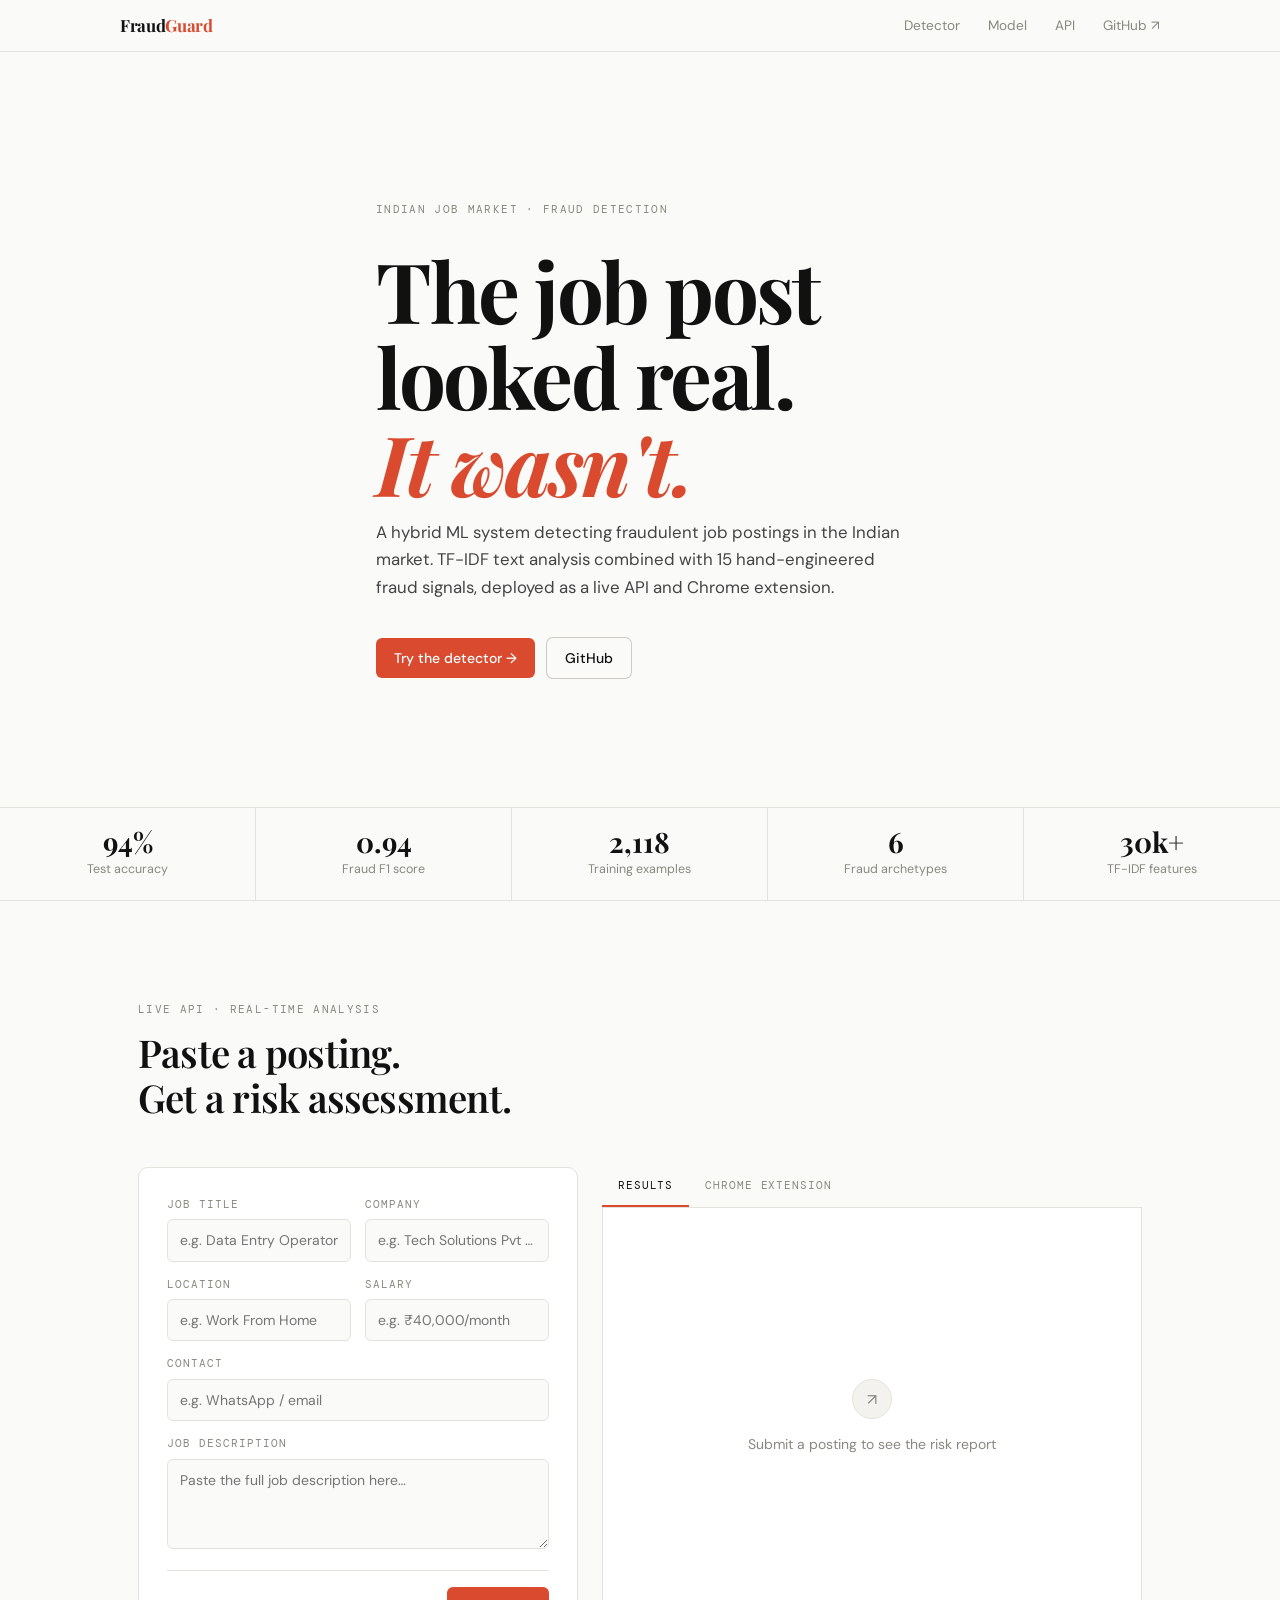
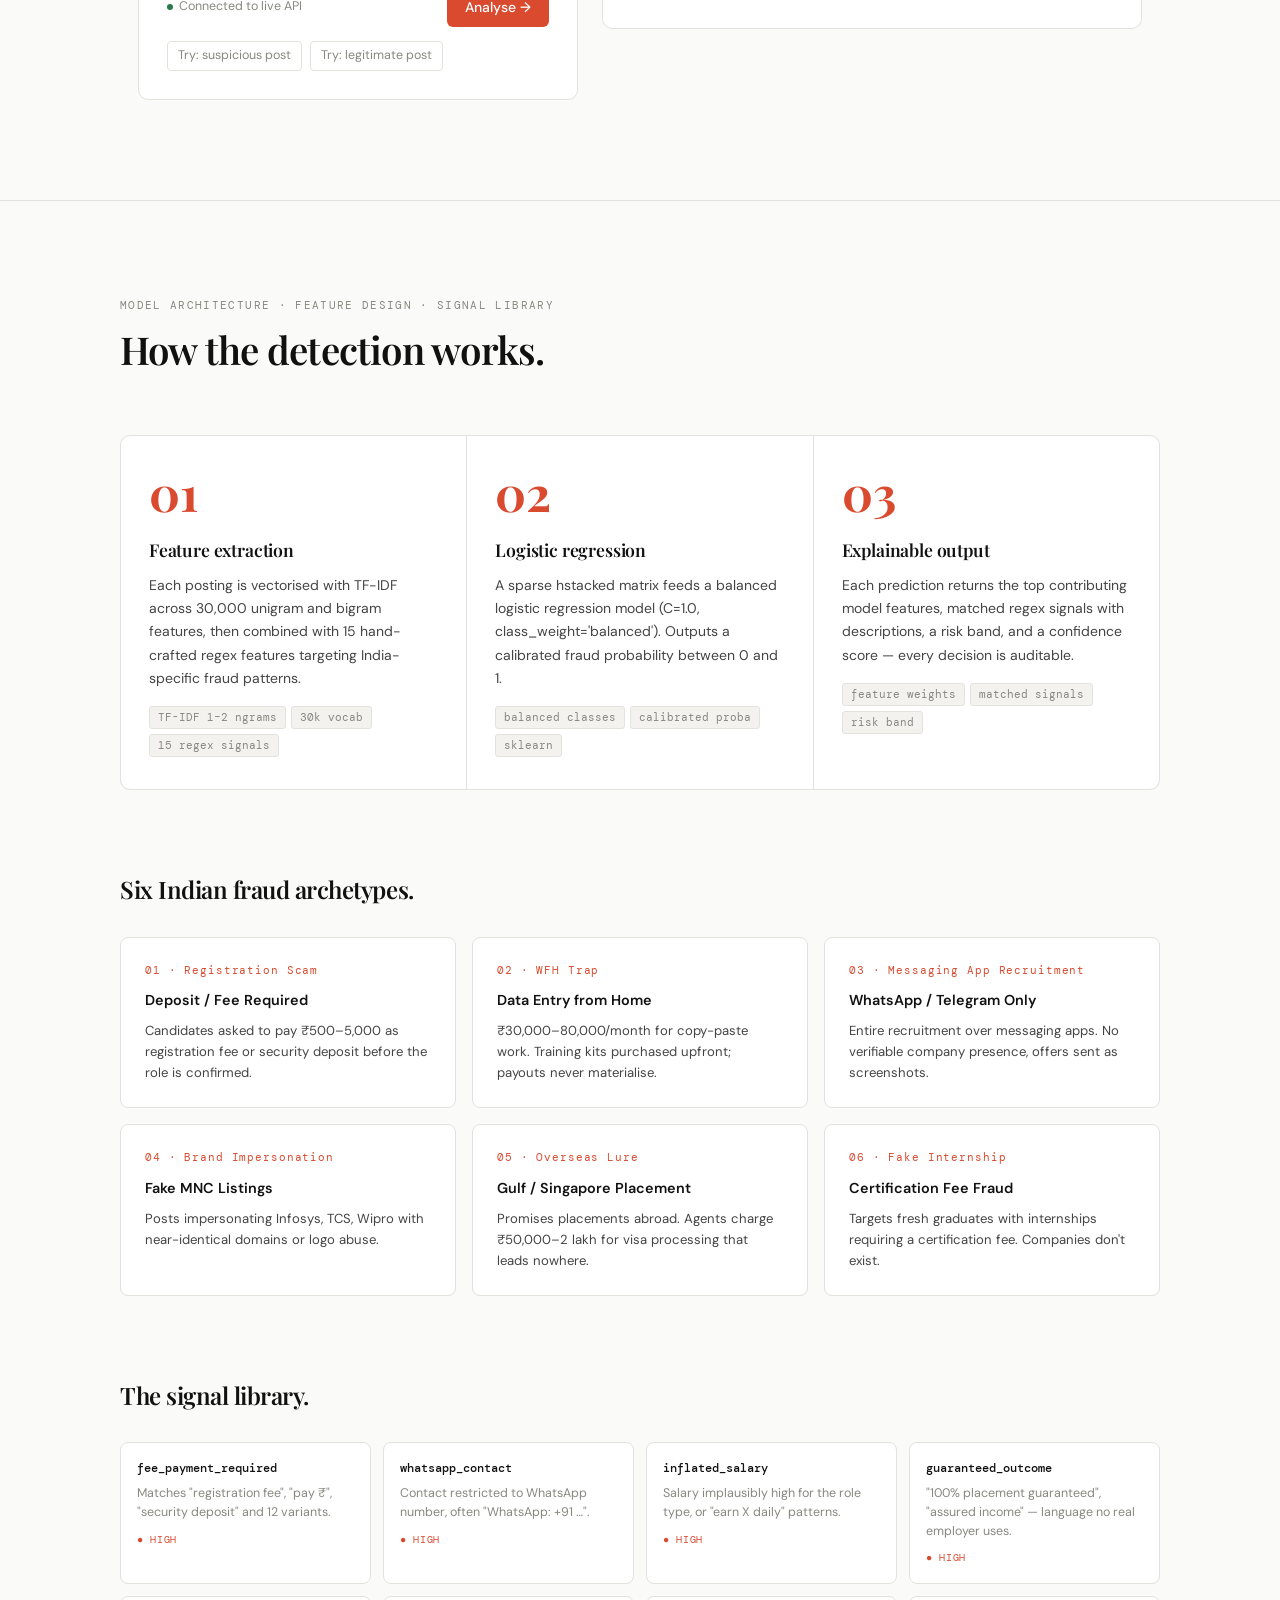
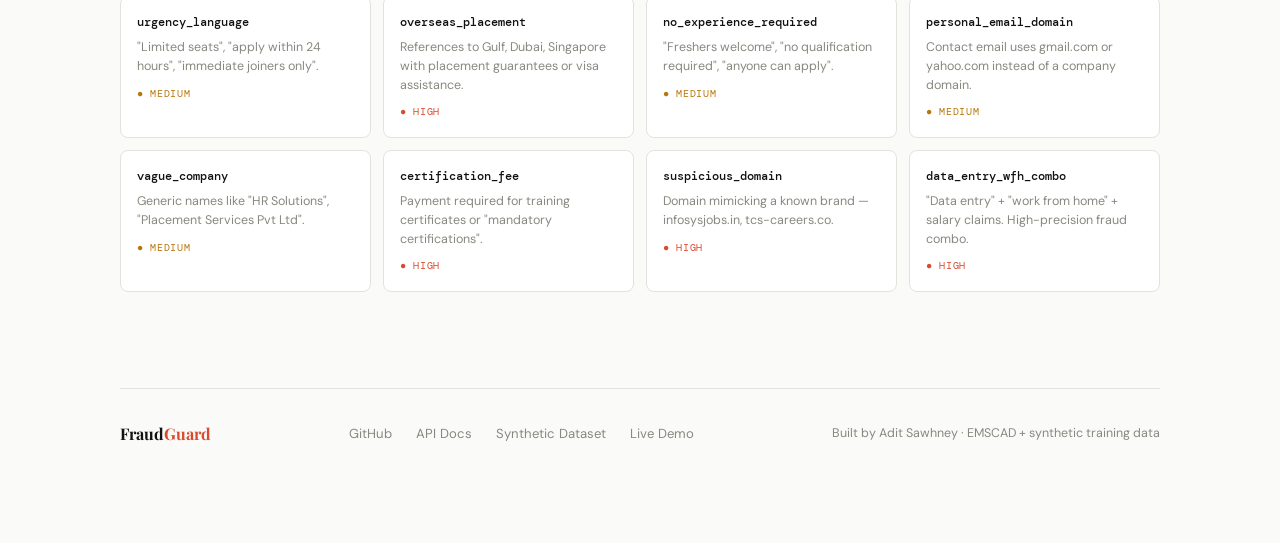
<file: docs/index.html>
<!DOCTYPE html>
<html lang="en">
<head>
  <meta charset="UTF-8" />
  <meta name="viewport" content="width=device-width, initial-scale=1.0" />
  <title>FraudGuard — Indian Job Fraud Detection</title>

  <link rel="preconnect" href="https://fonts.googleapis.com">
  <link rel="preconnect" href="https://fonts.gstatic.com" crossorigin>
  <link href="https://fonts.googleapis.com/css2?family=Playfair+Display:ital,wght@0,600;0,700;1,400;1,600&family=DM+Sans:opsz,wght@9..40,300;9..40,400;9..40,500&family=DM+Mono:wght@400;500&display=swap" rel="stylesheet">

  <!-- Global -->
  <link rel="stylesheet" href="css/tokens.css">
  <link rel="stylesheet" href="css/base.css">

  <!-- Per-screen -->
  <link rel="stylesheet" href="screens/screen1.css">
  <link rel="stylesheet" href="screens/screen2.css">
  <link rel="stylesheet" href="screens/screen3.css">
</head>
<body>

  <!-- Nav -->
  <nav class="nav">
    <div class="container nav__inner">
      <span class="nav__logo">Fraud<span>Guard</span></span>
      <div class="nav__links">
        <a href="#screen2">Detector</a>
        <a href="#screen3">Model</a>
        <a href="https://fraud-job-detector-1mdz.onrender.com/docs" target="_blank">API</a>
        <a href="https://github.com/aditsawhney/Fraud-Job-Detector" target="_blank">GitHub ↗</a>
      </div>
    </div>
  </nav>

  <!-- Screen 1: Hero -->
  <section id="screen1">
    <div class="s1__body">
      <div class="container">
        <p class="s1__label">Indian job market · fraud detection</p>
        <h1 class="s1__title">
          The job post<br>looked real.<br><em>It wasn't.</em>
        </h1>
        <p class="s1__sub">
          A hybrid ML system detecting fraudulent job postings in the Indian market.
          TF-IDF text analysis combined with 15 hand-engineered fraud signals,
          deployed as a live API and Chrome extension.
        </p>
        <div class="s1__actions">
          <a href="#screen2" class="btn btn--primary">Try the detector →</a>
          <a href="https://github.com/aditsawhney/Fraud-Job-Detector" target="_blank" class="btn btn--outline">GitHub</a>
        </div>
      </div>
    </div>
    <div class="s1__stats">
      <div class="s1__stat">
        <span class="s1__stat-val">94%</span>
        <span class="s1__stat-label">Test accuracy</span>
      </div>
      <div class="s1__stat">
        <span class="s1__stat-val">0.94</span>
        <span class="s1__stat-label">Fraud F1 score</span>
      </div>
      <div class="s1__stat">
        <span class="s1__stat-val">2,118</span>
        <span class="s1__stat-label">Training examples</span>
      </div>
      <div class="s1__stat">
        <span class="s1__stat-val">6</span>
        <span class="s1__stat-label">Fraud archetypes</span>
      </div>
      <div class="s1__stat">
        <span class="s1__stat-val">30k+</span>
        <span class="s1__stat-label">TF-IDF features</span>
      </div>
    </div>
  </section>

  <!-- Screen 2: Detector + Extension -->
  <section id="screen2">
    <div class="container">
      <div class="s2__header">
        <span class="s2__label">Live API · Real-time analysis</span>
        <h2 class="s2__title">Paste a posting.<br>Get a risk assessment.</h2>
      </div>
      <div class="s2__grid">

        <!-- Input form -->
        <div class="s2__form-card">
          <div class="s2__form-grid">
            <div class="field">
              <label>Job Title</label>
              <input type="text" id="inp-title" placeholder="e.g. Data Entry Operator" />
            </div>
            <div class="field">
              <label>Company</label>
              <input type="text" id="inp-company" placeholder="e.g. Tech Solutions Pvt Ltd" />
            </div>
            <div class="field">
              <label>Location</label>
              <input type="text" id="inp-location" placeholder="e.g. Work From Home" />
            </div>
            <div class="field">
              <label>Salary</label>
              <input type="text" id="inp-salary" placeholder="e.g. ₹40,000/month" />
            </div>
            <div class="field field--full">
              <label>Contact</label>
              <input type="text" id="inp-contact" placeholder="e.g. WhatsApp / email" />
            </div>
            <div class="field field--full">
              <label>Job Description</label>
              <textarea id="inp-description" placeholder="Paste the full job description here…"></textarea>
            </div>
          </div>
          <div class="s2__form-footer">
            <span class="s2__form-note">Connected to live API</span>
            <button class="btn btn--primary" id="analyze-btn">Analyse →</button>
          </div>
          <div class="s2__examples">
            <button class="s2__example-btn" onclick="loadExample('fraud')">Try: suspicious post</button>
            <button class="s2__example-btn" onclick="loadExample('legit')">Try: legitimate post</button>
          </div>
        </div>

        <!-- Tabs: Results / Extension -->
        <div class="s2__right">
          <div class="s2__tabs">
            <button class="s2__tab active" onclick="switchTab('results', this)">Results</button>
            <button class="s2__tab" onclick="switchTab('extension', this)">Chrome Extension</button>
          </div>

          <div class="s2__panel active" id="tab-results">
            <div id="result-idle" class="s2__result-idle">
              <div class="s2__result-idle-icon">↗</div>
              <p>Submit a posting to see the risk report</p>
            </div>
            <div id="result-content" style="display:none"></div>
          </div>

          <div class="s2__panel" id="tab-extension">
            <div class="s2__ext-panel">
              <div style="display:grid; grid-template-columns:280px 1fr; gap:24px; align-items:start;">
                <div>
                  <p class="ext-mockup-label" style="margin-bottom:10px;">Legitimate posting</p>
                  <img src="images/real_detection.png" alt="Extension showing legitimate result" style="width:100%; border-radius:8px; border:1px solid var(--border); margin-bottom:20px;">
                  <p class="ext-mockup-label" style="margin-bottom:10px;">Suspicious posting</p>
                  <img src="images/suspicious_detection.png" alt="Extension showing suspicious result" style="width:100%; border-radius:8px; border:1px solid var(--border);">
                </div>
                <div>
                    <p class="ext-mockup-label" style="margin-bottom:12px;">About the extension</p>
                    <p class="ext-context" style="border:none; padding:0; margin:0 0 16px 0;">
                      The Chrome extension scrapes job postings on LinkedIn and runs them against the live API in real time. Results appear as an overlay on each listing. No copy-pasting required.
                    </p>
                    <div style="display:flex; flex-direction:column; gap:10px;">
                      <p class="ext-context" style="border:none; padding:0; margin:0;">Falls back to local heuristics if the API is cold-starting</p>
                      <p class="ext-context" style="border:none; padding:0; margin:0;">No data stored — requests are discarded after analysis</p>
                      <p class="ext-context" style="border:none; padding:0; margin:0;">Works on "linkedin.com/jobs/view/" and "collections" pages</p>
                    </div>
                  </div>
              </div>
            </div>
          </div>
        </div>

      </div>
    </div>
  </section>

  <!-- Screen 3: Model + Archetypes + Signals + Footer -->
  <section id="screen3">
    <div class="container">

      <span class="s3__label">Model architecture · Feature design · Signal library</span>
      <h2 class="s3__title">How the detection works.</h2>

      <div class="s3__steps">
        <div class="s3__step">
          <div class="s3__step-num">01</div>
          <h3>Feature extraction</h3>
          <p>Each posting is vectorised with TF-IDF across 30,000 unigram and bigram features, then combined with 15 hand-crafted regex features targeting India-specific fraud patterns.</p>
          <div class="s3__step-tags">
            <span class="s3__tag">TF-IDF 1–2 ngrams</span>
            <span class="s3__tag">30k vocab</span>
            <span class="s3__tag">15 regex signals</span>
          </div>
        </div>
        <div class="s3__step">
          <div class="s3__step-num">02</div>
          <h3>Logistic regression</h3>
          <p>A sparse hstacked matrix feeds a balanced logistic regression model (C=1.0, class_weight='balanced'). Outputs a calibrated fraud probability between 0 and 1.</p>
          <div class="s3__step-tags">
            <span class="s3__tag">balanced classes</span>
            <span class="s3__tag">calibrated proba</span>
            <span class="s3__tag">sklearn</span>
          </div>
        </div>
        <div class="s3__step">
          <div class="s3__step-num">03</div>
          <h3>Explainable output</h3>
          <p>Each prediction returns the top contributing model features, matched regex signals with descriptions, a risk band, and a confidence score — every decision is auditable.</p>
          <div class="s3__step-tags">
            <span class="s3__tag">feature weights</span>
            <span class="s3__tag">matched signals</span>
            <span class="s3__tag">risk band</span>
          </div>
        </div>
      </div>

      <h3 class="s3__sub-title">Six Indian fraud archetypes.</h3>
      <div class="s3__archetypes">
        <div class="s3__archetype">
          <span class="s3__archetype-num">01 · Registration Scam</span>
          <h4>Deposit / Fee Required</h4>
          <p>Candidates asked to pay ₹500–5,000 as registration fee or security deposit before the role is confirmed.</p>
        </div>
        <div class="s3__archetype">
          <span class="s3__archetype-num">02 · WFH Trap</span>
          <h4>Data Entry from Home</h4>
          <p>₹30,000–80,000/month for copy-paste work. Training kits purchased upfront; payouts never materialise.</p>
        </div>
        <div class="s3__archetype">
          <span class="s3__archetype-num">03 · Messaging App Recruitment</span>
          <h4>WhatsApp / Telegram Only</h4>
          <p>Entire recruitment over messaging apps. No verifiable company presence, offers sent as screenshots.</p>
        </div>
        <div class="s3__archetype">
          <span class="s3__archetype-num">04 · Brand Impersonation</span>
          <h4>Fake MNC Listings</h4>
          <p>Posts impersonating Infosys, TCS, Wipro with near-identical domains or logo abuse.</p>
        </div>
        <div class="s3__archetype">
          <span class="s3__archetype-num">05 · Overseas Lure</span>
          <h4>Gulf / Singapore Placement</h4>
          <p>Promises placements abroad. Agents charge ₹50,000–2 lakh for visa processing that leads nowhere.</p>
        </div>
        <div class="s3__archetype">
          <span class="s3__archetype-num">06 · Fake Internship</span>
          <h4>Certification Fee Fraud</h4>
          <p>Targets fresh graduates with internships requiring a certification fee. Companies don't exist.</p>
        </div>
      </div>

      <h3 class="s3__sub-title">The signal library.</h3>
      <div class="s3__signals">
        <div class="s3__signal">
          <h5>fee_payment_required</h5>
          <p>Matches "registration fee", "pay ₹", "security deposit" and 12 variants.</p>
          <div class="s3__signal-sev s3__signal-sev--high">● High</div>
        </div>
        <div class="s3__signal">
          <h5>whatsapp_contact</h5>
          <p>Contact restricted to WhatsApp number, often "WhatsApp: +91 …".</p>
          <div class="s3__signal-sev s3__signal-sev--high">● High</div>
        </div>
        <div class="s3__signal">
          <h5>inflated_salary</h5>
          <p>Salary implausibly high for the role type, or "earn X daily" patterns.</p>
          <div class="s3__signal-sev s3__signal-sev--high">● High</div>
        </div>
        <div class="s3__signal">
          <h5>guaranteed_outcome</h5>
          <p>"100% placement guaranteed", "assured income" — language no real employer uses.</p>
          <div class="s3__signal-sev s3__signal-sev--high">● High</div>
        </div>
        <div class="s3__signal">
          <h5>urgency_language</h5>
          <p>"Limited seats", "apply within 24 hours", "immediate joiners only".</p>
          <div class="s3__signal-sev s3__signal-sev--medium">● Medium</div>
        </div>
        <div class="s3__signal">
          <h5>overseas_placement</h5>
          <p>References to Gulf, Dubai, Singapore with placement guarantees or visa assistance.</p>
          <div class="s3__signal-sev s3__signal-sev--high">● High</div>
        </div>
        <div class="s3__signal">
          <h5>no_experience_required</h5>
          <p>"Freshers welcome", "no qualification required", "anyone can apply".</p>
          <div class="s3__signal-sev s3__signal-sev--medium">● Medium</div>
        </div>
        <div class="s3__signal">
          <h5>personal_email_domain</h5>
          <p>Contact email uses gmail.com or yahoo.com instead of a company domain.</p>
          <div class="s3__signal-sev s3__signal-sev--medium">● Medium</div>
        </div>
        <div class="s3__signal">
          <h5>vague_company</h5>
          <p>Generic names like "HR Solutions", "Placement Services Pvt Ltd".</p>
          <div class="s3__signal-sev s3__signal-sev--medium">● Medium</div>
        </div>
        <div class="s3__signal">
          <h5>certification_fee</h5>
          <p>Payment required for training certificates or "mandatory certifications".</p>
          <div class="s3__signal-sev s3__signal-sev--high">● High</div>
        </div>
        <div class="s3__signal">
          <h5>suspicious_domain</h5>
          <p>Domain mimicking a known brand — infosysjobs.in, tcs-careers.co.</p>
          <div class="s3__signal-sev s3__signal-sev--high">● High</div>
        </div>
        <div class="s3__signal">
          <h5>data_entry_wfh_combo</h5>
          <p>"Data entry" + "work from home" + salary claims. High-precision fraud combo.</p>
          <div class="s3__signal-sev s3__signal-sev--high">● High</div>
        </div>
      </div>

      <div class="s3__footer">
        <div class="s3__footer-logo">Fraud<span>Guard</span></div>
        <div class="s3__footer-links">
          <a href="https://github.com/aditsawhney/FraudGuard" target="_blank">GitHub</a>
          <a href="https://fraud-job-detector-1mdz.onrender.com/docs" target="_blank">API Docs</a>
          <a href="https://www.kaggle.com/datasets/aditsawhney/indian-job-fraud-dataset" target="_blank">Synthetic Dataset</a>
          <a href="#screen2">Live Demo</a>
        </div>
        <p class="s3__footer-copy">Built by Adit Sawhney · EMSCAD + synthetic training data</p>
      </div>

    </div>
  </section>

  <script src="js/detector.js"></script>

</body>
</html>
</file>
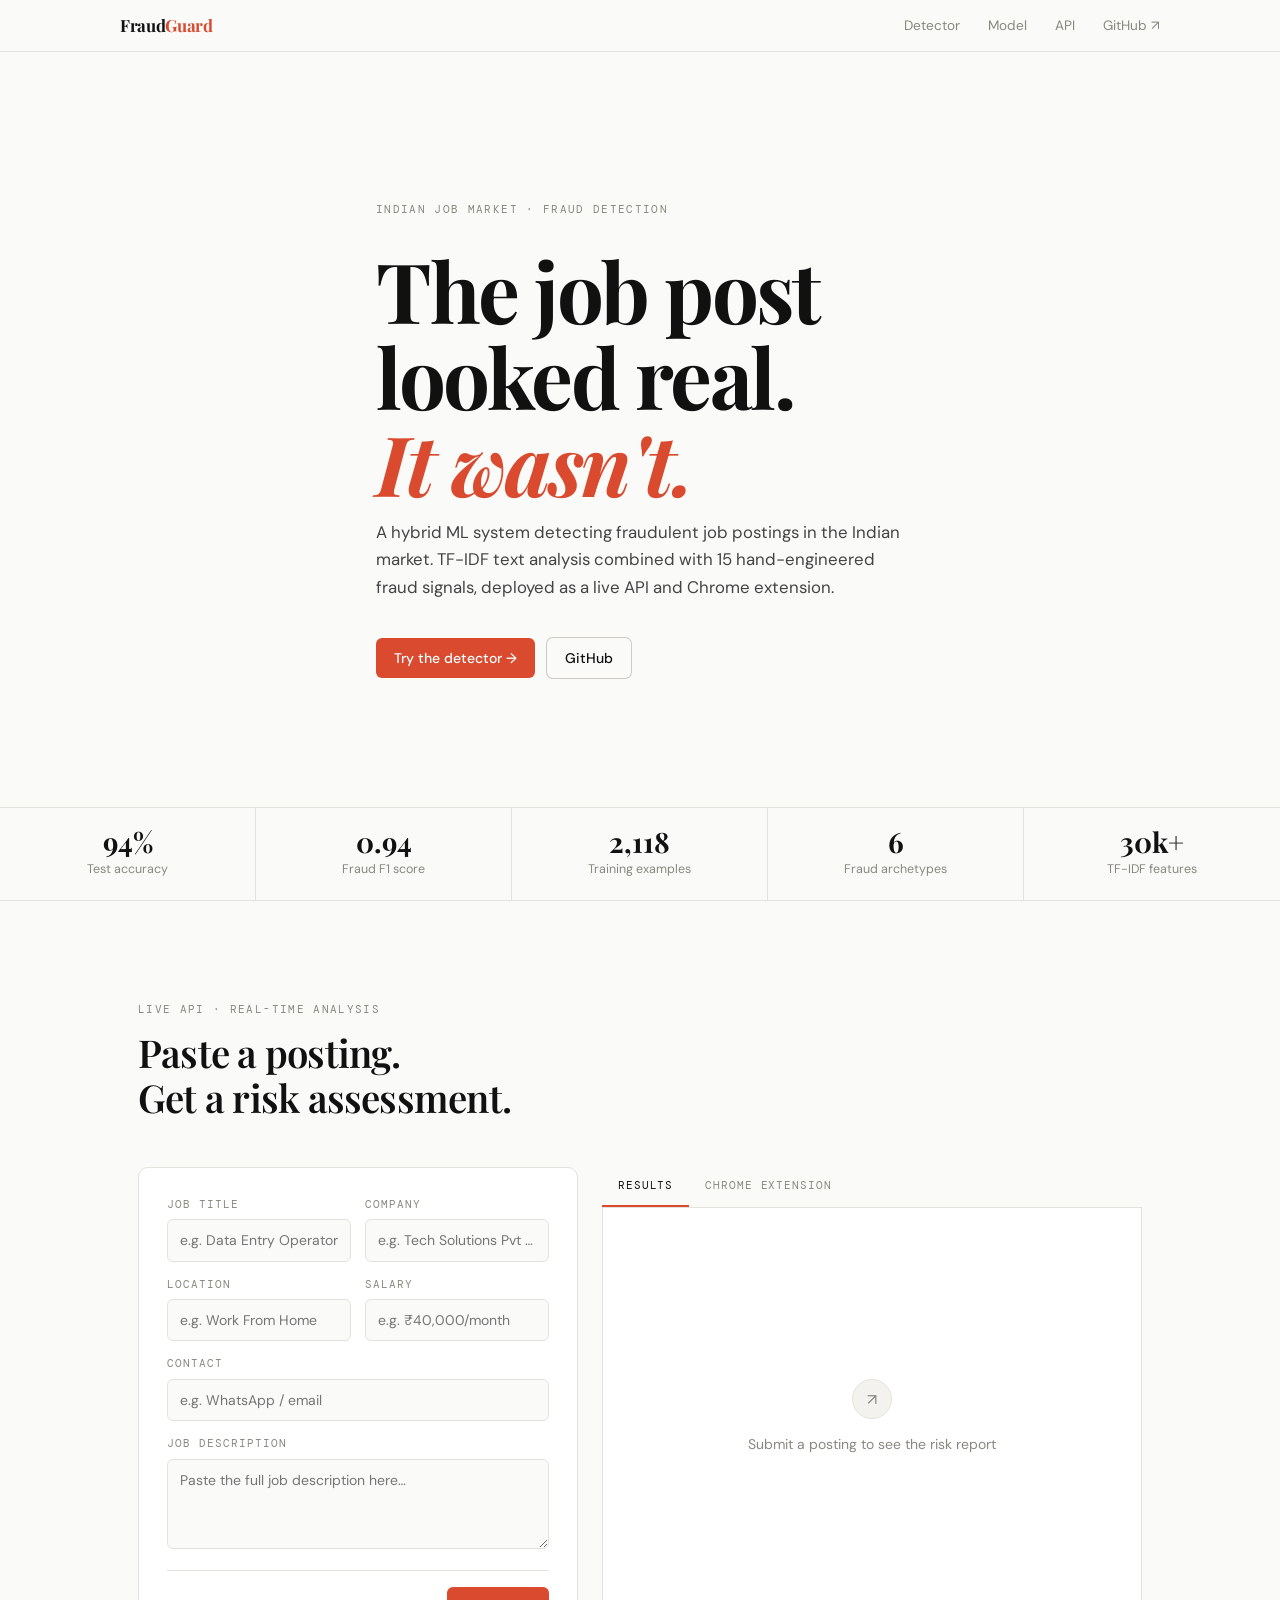
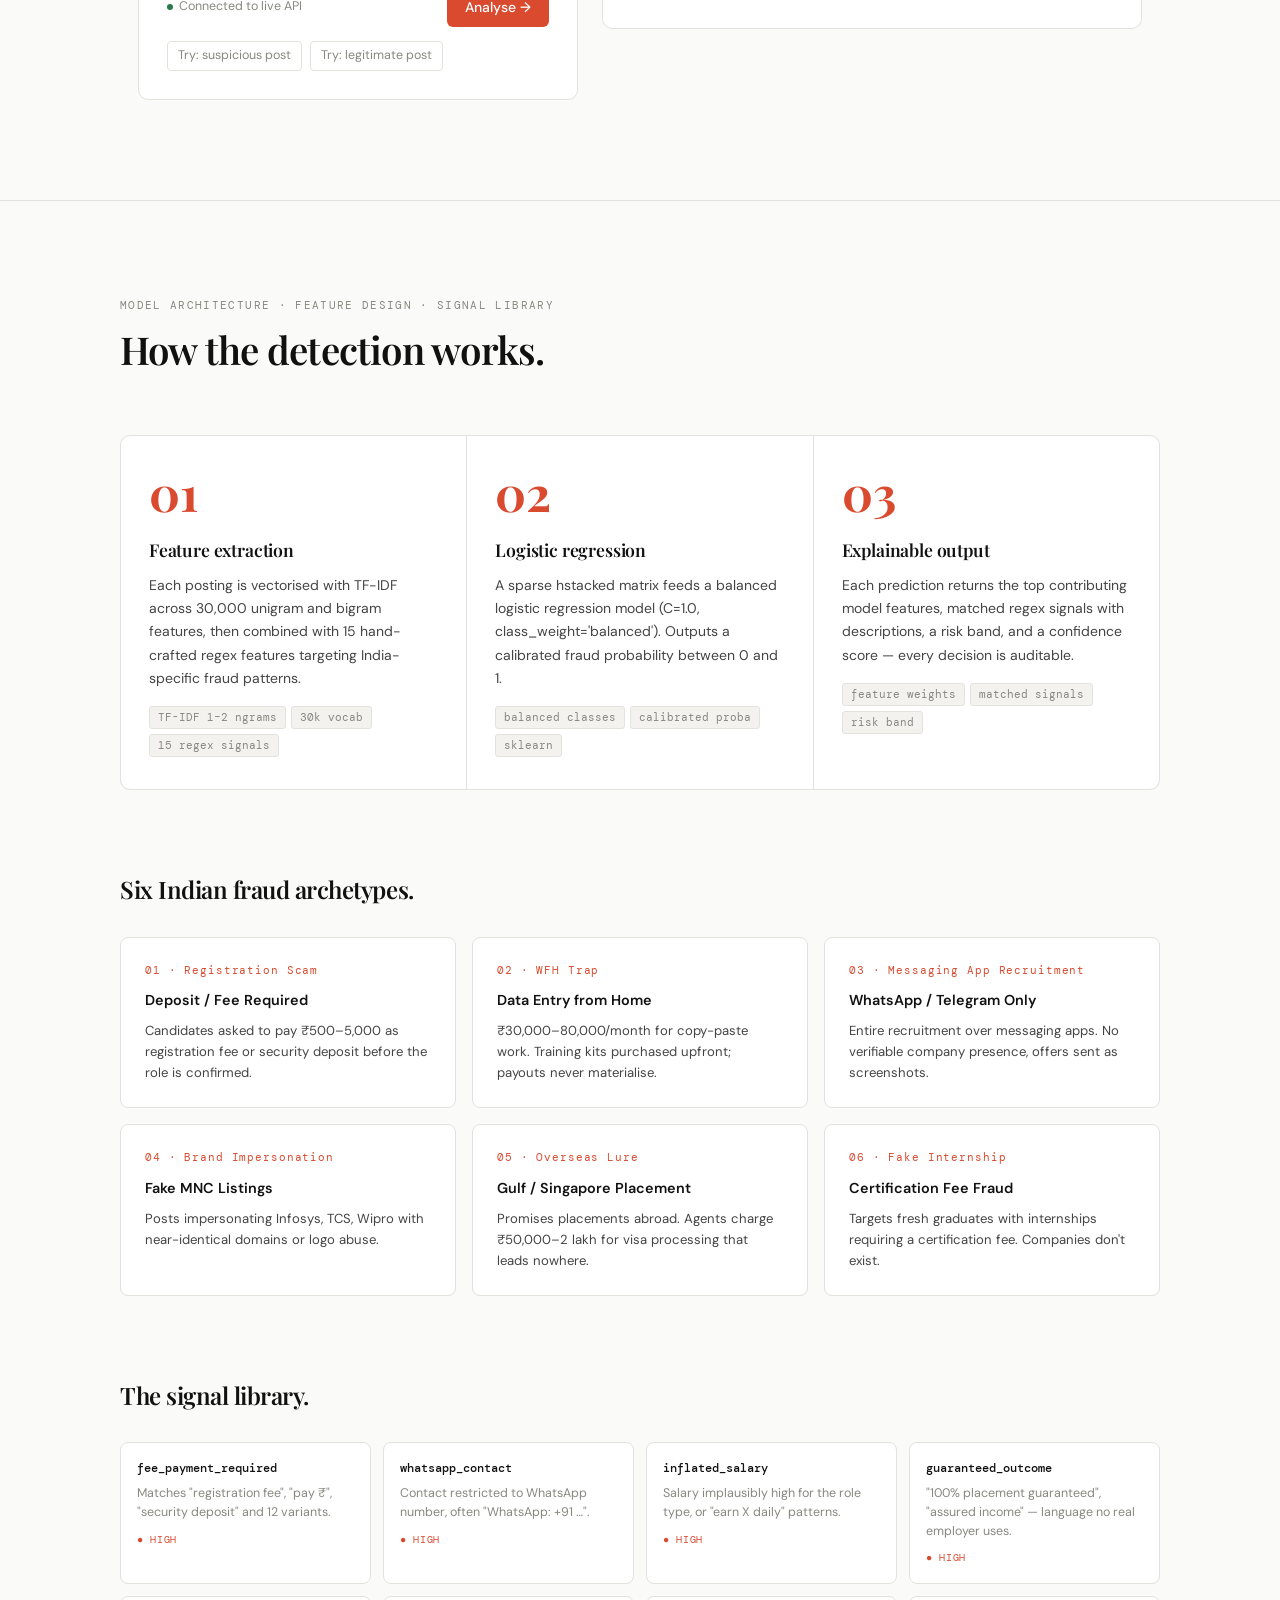
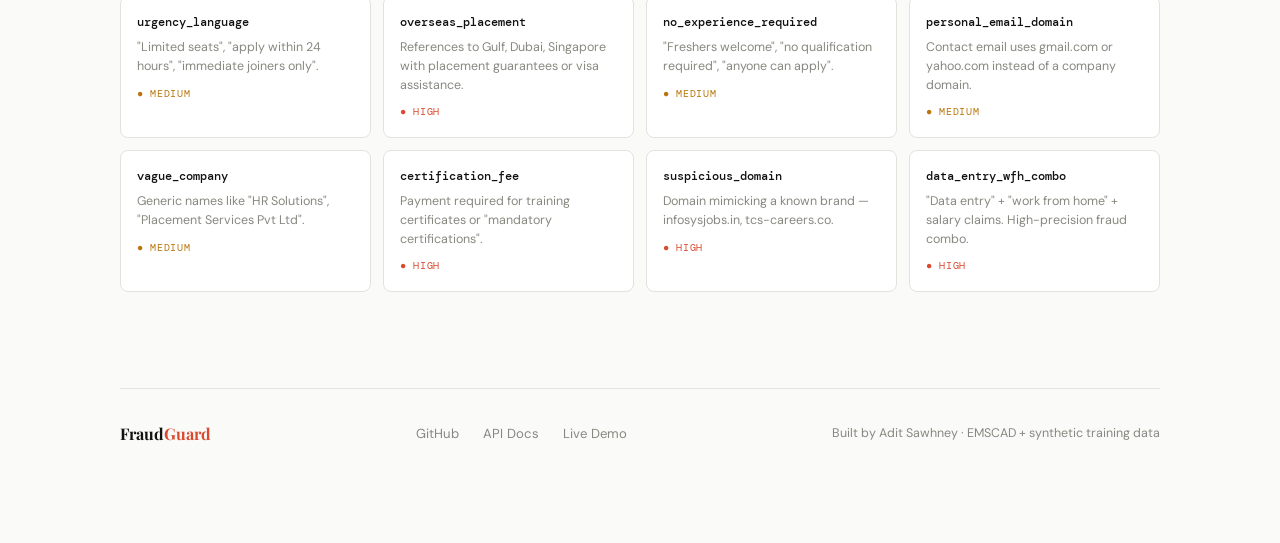
<file: website/index.html>
<!DOCTYPE html>
<html lang="en">
<head>
  <meta charset="UTF-8" />
  <meta name="viewport" content="width=device-width, initial-scale=1.0" />
  <title>FraudGuard — Indian Job Fraud Detection</title>

  <link rel="preconnect" href="https://fonts.googleapis.com">
  <link rel="preconnect" href="https://fonts.gstatic.com" crossorigin>
  <link href="https://fonts.googleapis.com/css2?family=Playfair+Display:ital,wght@0,600;0,700;1,400;1,600&family=DM+Sans:opsz,wght@9..40,300;9..40,400;9..40,500&family=DM+Mono:wght@400;500&display=swap" rel="stylesheet">

  <!-- Global -->
  <link rel="stylesheet" href="css/tokens.css">
  <link rel="stylesheet" href="css/base.css">

  <!-- Per-screen -->
  <link rel="stylesheet" href="screens/screen1.css">
  <link rel="stylesheet" href="screens/screen2.css">
  <link rel="stylesheet" href="screens/screen3.css">
</head>
<body>

  <!-- Nav -->
  <nav class="nav">
    <div class="container nav__inner">
      <span class="nav__logo">Fraud<span>Guard</span></span>
      <div class="nav__links">
        <a href="#screen2">Detector</a>
        <a href="#screen3">Model</a>
        <a href="https://fraud-job-detector-1mdz.onrender.com/docs" target="_blank">API</a>
        <a href="https://github.com/aditsawhney/Fraud-Job-Detector" target="_blank">GitHub ↗</a>
      </div>
    </div>
  </nav>

  <!-- Screen 1: Hero -->
  <section id="screen1">
    <div class="s1__body">
      <div class="container">
        <p class="s1__label">Indian job market · fraud detection</p>
        <h1 class="s1__title">
          The job post<br>looked real.<br><em>It wasn't.</em>
        </h1>
        <p class="s1__sub">
          A hybrid ML system detecting fraudulent job postings in the Indian market.
          TF-IDF text analysis combined with 15 hand-engineered fraud signals,
          deployed as a live API and Chrome extension.
        </p>
        <div class="s1__actions">
          <a href="#screen2" class="btn btn--primary">Try the detector →</a>
          <a href="https://github.com/aditsawhney/Fraud-Job-Detector" target="_blank" class="btn btn--outline">GitHub</a>
        </div>
      </div>
    </div>
    <div class="s1__stats">
      <div class="s1__stat">
        <span class="s1__stat-val">94%</span>
        <span class="s1__stat-label">Test accuracy</span>
      </div>
      <div class="s1__stat">
        <span class="s1__stat-val">0.94</span>
        <span class="s1__stat-label">Fraud F1 score</span>
      </div>
      <div class="s1__stat">
        <span class="s1__stat-val">2,118</span>
        <span class="s1__stat-label">Training examples</span>
      </div>
      <div class="s1__stat">
        <span class="s1__stat-val">6</span>
        <span class="s1__stat-label">Fraud archetypes</span>
      </div>
      <div class="s1__stat">
        <span class="s1__stat-val">30k+</span>
        <span class="s1__stat-label">TF-IDF features</span>
      </div>
    </div>
  </section>

  <!-- Screen 2: Detector + Extension -->
  <section id="screen2">
    <div class="container">
      <div class="s2__header">
        <span class="s2__label">Live API · Real-time analysis</span>
        <h2 class="s2__title">Paste a posting.<br>Get a risk assessment.</h2>
      </div>
      <div class="s2__grid">

        <!-- Input form -->
        <div class="s2__form-card">
          <div class="s2__form-grid">
            <div class="field">
              <label>Job Title</label>
              <input type="text" id="inp-title" placeholder="e.g. Data Entry Operator" />
            </div>
            <div class="field">
              <label>Company</label>
              <input type="text" id="inp-company" placeholder="e.g. Tech Solutions Pvt Ltd" />
            </div>
            <div class="field">
              <label>Location</label>
              <input type="text" id="inp-location" placeholder="e.g. Work From Home" />
            </div>
            <div class="field">
              <label>Salary</label>
              <input type="text" id="inp-salary" placeholder="e.g. ₹40,000/month" />
            </div>
            <div class="field field--full">
              <label>Contact</label>
              <input type="text" id="inp-contact" placeholder="e.g. WhatsApp / email" />
            </div>
            <div class="field field--full">
              <label>Job Description</label>
              <textarea id="inp-description" placeholder="Paste the full job description here…"></textarea>
            </div>
          </div>
          <div class="s2__form-footer">
            <span class="s2__form-note">Connected to live API</span>
            <button class="btn btn--primary" id="analyze-btn">Analyse →</button>
          </div>
          <div class="s2__examples">
            <button class="s2__example-btn" onclick="loadExample('fraud')">Try: suspicious post</button>
            <button class="s2__example-btn" onclick="loadExample('legit')">Try: legitimate post</button>
          </div>
        </div>

        <!-- Tabs: Results / Extension -->
        <div class="s2__right">
          <div class="s2__tabs">
            <button class="s2__tab active" onclick="switchTab('results', this)">Results</button>
            <button class="s2__tab" onclick="switchTab('extension', this)">Chrome Extension</button>
          </div>

          <div class="s2__panel active" id="tab-results">
            <div id="result-idle" class="s2__result-idle">
              <div class="s2__result-idle-icon">↗</div>
              <p>Submit a posting to see the risk report</p>
            </div>
            <div id="result-content" style="display:none"></div>
          </div>

          <div class="s2__panel" id="tab-extension">
            <div class="s2__ext-panel">
              <div style="display:grid; grid-template-columns:280px 1fr; gap:24px; align-items:start;">
                <div>
                  <p class="ext-mockup-label" style="margin-bottom:10px;">Legitimate posting</p>
                  <img src="images/real.png" alt="Extension showing legitimate result" style="width:100%; border-radius:8px; border:1px solid var(--border); margin-bottom:20px;">
                  <p class="ext-mockup-label" style="margin-bottom:10px;">Suspicious posting</p>
                  <img src="images/suspicious.png" alt="Extension showing suspicious result" style="width:100%; border-radius:8px; border:1px solid var(--border);">
                </div>
                <div>
                    <p class="ext-mockup-label" style="margin-bottom:12px;">About the extension</p>
                    <p class="ext-context" style="border:none; padding:0; margin:0 0 16px 0;">
                      The Chrome extension scrapes job postings on LinkedIn and runs them against the live API in real time. Results appear as an overlay on each listing. No copy-pasting required.
                    </p>
                    <div style="display:flex; flex-direction:column; gap:10px;">
                      <p class="ext-context" style="border:none; padding:0; margin:0;">Falls back to local heuristics if the API is cold-starting</p>
                      <p class="ext-context" style="border:none; padding:0; margin:0;">No data stored — requests are discarded after analysis</p>
                      <p class="ext-context" style="border:none; padding:0; margin:0;">Works on "linkedin.com/jobs/view/" and "collections" pages</p>
                    </div>
                  </div>
              </div>
            </div>
          </div>
        </div>

      </div>
    </div>
  </section>

  <!-- Screen 3: Model + Archetypes + Signals + Footer -->
  <section id="screen3">
    <div class="container">

      <span class="s3__label">Model architecture · Feature design · Signal library</span>
      <h2 class="s3__title">How the detection works.</h2>

      <div class="s3__steps">
        <div class="s3__step">
          <div class="s3__step-num">01</div>
          <h3>Feature extraction</h3>
          <p>Each posting is vectorised with TF-IDF across 30,000 unigram and bigram features, then combined with 15 hand-crafted regex features targeting India-specific fraud patterns.</p>
          <div class="s3__step-tags">
            <span class="s3__tag">TF-IDF 1–2 ngrams</span>
            <span class="s3__tag">30k vocab</span>
            <span class="s3__tag">15 regex signals</span>
          </div>
        </div>
        <div class="s3__step">
          <div class="s3__step-num">02</div>
          <h3>Logistic regression</h3>
          <p>A sparse hstacked matrix feeds a balanced logistic regression model (C=1.0, class_weight='balanced'). Outputs a calibrated fraud probability between 0 and 1.</p>
          <div class="s3__step-tags">
            <span class="s3__tag">balanced classes</span>
            <span class="s3__tag">calibrated proba</span>
            <span class="s3__tag">sklearn</span>
          </div>
        </div>
        <div class="s3__step">
          <div class="s3__step-num">03</div>
          <h3>Explainable output</h3>
          <p>Each prediction returns the top contributing model features, matched regex signals with descriptions, a risk band, and a confidence score — every decision is auditable.</p>
          <div class="s3__step-tags">
            <span class="s3__tag">feature weights</span>
            <span class="s3__tag">matched signals</span>
            <span class="s3__tag">risk band</span>
          </div>
        </div>
      </div>

      <h3 class="s3__sub-title">Six Indian fraud archetypes.</h3>
      <div class="s3__archetypes">
        <div class="s3__archetype">
          <span class="s3__archetype-num">01 · Registration Scam</span>
          <h4>Deposit / Fee Required</h4>
          <p>Candidates asked to pay ₹500–5,000 as registration fee or security deposit before the role is confirmed.</p>
        </div>
        <div class="s3__archetype">
          <span class="s3__archetype-num">02 · WFH Trap</span>
          <h4>Data Entry from Home</h4>
          <p>₹30,000–80,000/month for copy-paste work. Training kits purchased upfront; payouts never materialise.</p>
        </div>
        <div class="s3__archetype">
          <span class="s3__archetype-num">03 · Messaging App Recruitment</span>
          <h4>WhatsApp / Telegram Only</h4>
          <p>Entire recruitment over messaging apps. No verifiable company presence, offers sent as screenshots.</p>
        </div>
        <div class="s3__archetype">
          <span class="s3__archetype-num">04 · Brand Impersonation</span>
          <h4>Fake MNC Listings</h4>
          <p>Posts impersonating Infosys, TCS, Wipro with near-identical domains or logo abuse.</p>
        </div>
        <div class="s3__archetype">
          <span class="s3__archetype-num">05 · Overseas Lure</span>
          <h4>Gulf / Singapore Placement</h4>
          <p>Promises placements abroad. Agents charge ₹50,000–2 lakh for visa processing that leads nowhere.</p>
        </div>
        <div class="s3__archetype">
          <span class="s3__archetype-num">06 · Fake Internship</span>
          <h4>Certification Fee Fraud</h4>
          <p>Targets fresh graduates with internships requiring a certification fee. Companies don't exist.</p>
        </div>
      </div>

      <h3 class="s3__sub-title">The signal library.</h3>
      <div class="s3__signals">
        <div class="s3__signal">
          <h5>fee_payment_required</h5>
          <p>Matches "registration fee", "pay ₹", "security deposit" and 12 variants.</p>
          <div class="s3__signal-sev s3__signal-sev--high">● High</div>
        </div>
        <div class="s3__signal">
          <h5>whatsapp_contact</h5>
          <p>Contact restricted to WhatsApp number, often "WhatsApp: +91 …".</p>
          <div class="s3__signal-sev s3__signal-sev--high">● High</div>
        </div>
        <div class="s3__signal">
          <h5>inflated_salary</h5>
          <p>Salary implausibly high for the role type, or "earn X daily" patterns.</p>
          <div class="s3__signal-sev s3__signal-sev--high">● High</div>
        </div>
        <div class="s3__signal">
          <h5>guaranteed_outcome</h5>
          <p>"100% placement guaranteed", "assured income" — language no real employer uses.</p>
          <div class="s3__signal-sev s3__signal-sev--high">● High</div>
        </div>
        <div class="s3__signal">
          <h5>urgency_language</h5>
          <p>"Limited seats", "apply within 24 hours", "immediate joiners only".</p>
          <div class="s3__signal-sev s3__signal-sev--medium">● Medium</div>
        </div>
        <div class="s3__signal">
          <h5>overseas_placement</h5>
          <p>References to Gulf, Dubai, Singapore with placement guarantees or visa assistance.</p>
          <div class="s3__signal-sev s3__signal-sev--high">● High</div>
        </div>
        <div class="s3__signal">
          <h5>no_experience_required</h5>
          <p>"Freshers welcome", "no qualification required", "anyone can apply".</p>
          <div class="s3__signal-sev s3__signal-sev--medium">● Medium</div>
        </div>
        <div class="s3__signal">
          <h5>personal_email_domain</h5>
          <p>Contact email uses gmail.com or yahoo.com instead of a company domain.</p>
          <div class="s3__signal-sev s3__signal-sev--medium">● Medium</div>
        </div>
        <div class="s3__signal">
          <h5>vague_company</h5>
          <p>Generic names like "HR Solutions", "Placement Services Pvt Ltd".</p>
          <div class="s3__signal-sev s3__signal-sev--medium">● Medium</div>
        </div>
        <div class="s3__signal">
          <h5>certification_fee</h5>
          <p>Payment required for training certificates or "mandatory certifications".</p>
          <div class="s3__signal-sev s3__signal-sev--high">● High</div>
        </div>
        <div class="s3__signal">
          <h5>suspicious_domain</h5>
          <p>Domain mimicking a known brand — infosysjobs.in, tcs-careers.co.</p>
          <div class="s3__signal-sev s3__signal-sev--high">● High</div>
        </div>
        <div class="s3__signal">
          <h5>data_entry_wfh_combo</h5>
          <p>"Data entry" + "work from home" + salary claims. High-precision fraud combo.</p>
          <div class="s3__signal-sev s3__signal-sev--high">● High</div>
        </div>
      </div>

      <div class="s3__footer">
        <div class="s3__footer-logo">Fraud<span>Guard</span></div>
        <div class="s3__footer-links">
          <a href="https://github.com/aditsawhney/Fraud-Job-Detector" target="_blank">GitHub</a>
          <a href="https://fraud-job-detector-1mdz.onrender.com/docs" target="_blank">API Docs</a>
          <a href="#screen2">Live Demo</a>
        </div>
        <p class="s3__footer-copy">Built by Adit Sawhney · EMSCAD + synthetic training data</p>
      </div>

    </div>
  </section>

  <script src="js/detector.js"></script>

</body>
</html>
</file>
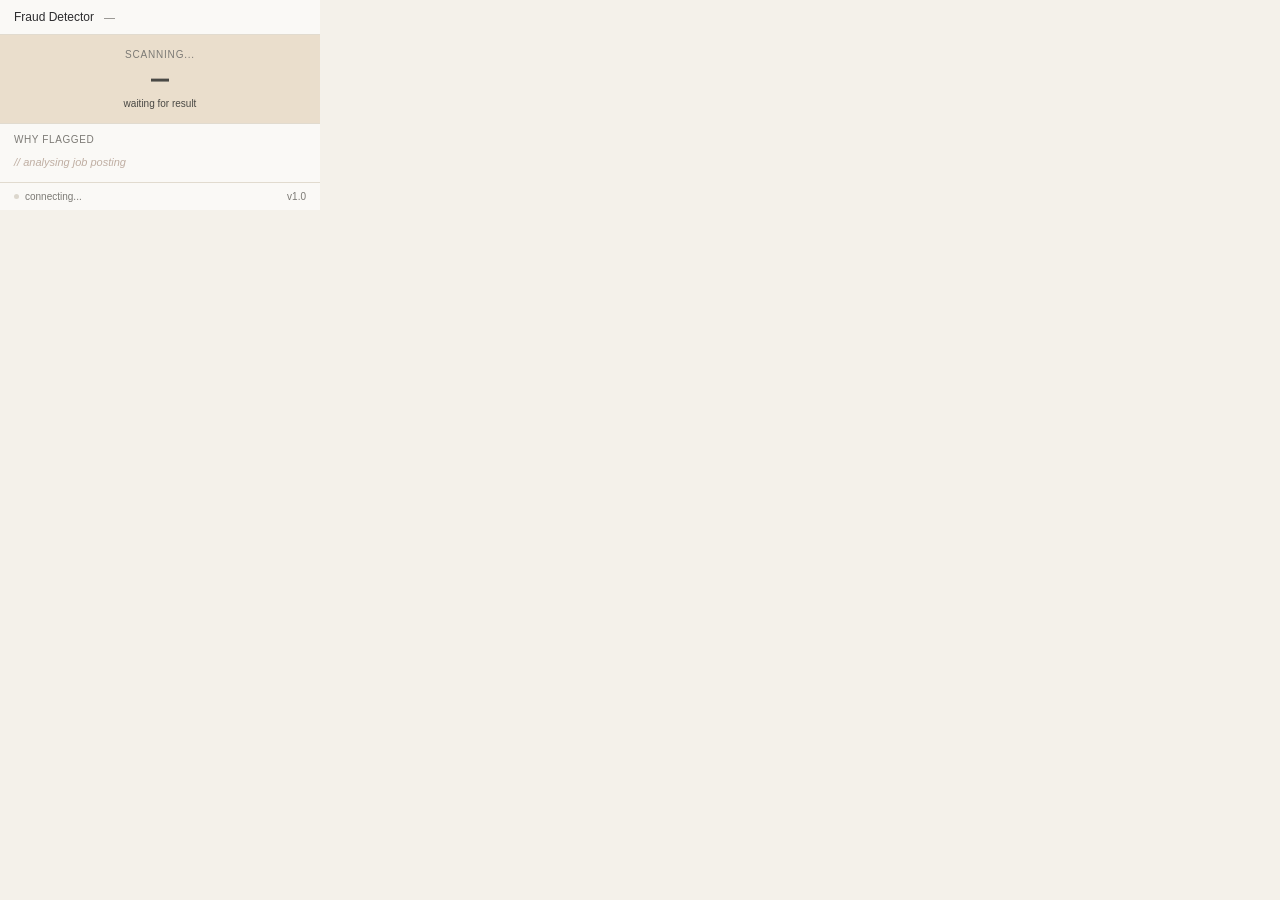
<file: extension/popup.html>
<!DOCTYPE html>
<html lang="en">
<head>
  <meta charset="UTF-8" />
  <link rel="preconnect" href="https://fonts.googleapis.com">
  <link href="https://fonts.googleapis.com/css2?family=JetBrains+Mono:wght@400;500&display=swap" rel="stylesheet">
  <link rel="stylesheet" href="popup.css" />
</head>
<body>
  <div id="app">
    <div class="header">
      <span class="header-title">Fraud Detector</span>
      <span class="header-sub" id="job-label">—</span>
    </div>

    <div class="risk-band" id="risk-band">
      <div class="risk-label" id="risk-label">scanning...</div>
      <div class="risk-score" id="risk-score">—</div>
      <div class="risk-verdict" id="risk-verdict">waiting for result</div>
    </div>

    <div class="section">
      <div class="section-title">Why Flagged</div>
      <div id="flags-list">
        <div class="flag-placeholder">// analysing job posting</div>
      </div>
    </div>

    <div class="footer">
      <div class="status-row">
        <span class="status-dot" id="status-dot"></span>
        <span id="status-text">connecting...</span>
      </div>
      <span class="version">v1.0</span>
    </div>
  </div>
  <script src="popup.js"></script>
</body>
</html>
</file>
<file: docs/css/tokens.css>
:root {
    --bg:         #FAFAF8;
    --bg-subtle:  #F3F2EE;
    --bg-card:    #FFFFFF;
    --border:     #E4E2DC;
    --border-mid: #CCCAC2;
    --text:       #111111;
    --text-mid:   #444444;
    --text-muted: #888880;
    --accent:     #D94A2F;
    --accent-dark:#B83C25;
    --safe:       #2A7A4B;
    --safe-bg:    #EBF5F0;
    --warn:       #B8750A;
    --warn-bg:    #FDF6E3;
    --danger:     #D94A2F;
    --danger-bg:  #FDF0ED;
  
    --font-serif: 'Playfair Display', Georgia, serif;
    --font-sans:  'DM Sans', system-ui, sans-serif;
    --font-mono:  'DM Mono', 'Courier New', monospace;
  }
</file>
<file: docs/css/base.css>
*, *::before, *::after { box-sizing: border-box; margin: 0; padding: 0; }
html { scroll-behavior: smooth; -webkit-font-smoothing: antialiased; }
body {
  font-family: var(--font-sans);
  background: var(--bg);
  color: var(--text);
  font-size: 16px;
  line-height: 1.6;
}
a { color: inherit; text-decoration: none; }
button { cursor: pointer; border: none; background: none; font: inherit; }
input, textarea { font: inherit; }

.container {
  max-width: 1120px;
  margin: 0 auto;
  padding: 0 40px;
}

/* Nav */
.nav {
  position: fixed;
  top: 0; left: 0; right: 0;
  z-index: 100;
  height: 52px;
  background: rgba(250,250,248,0.94);
  backdrop-filter: blur(10px);
  border-bottom: 1px solid var(--border);
}
.nav__inner {
  display: flex;
  align-items: center;
  justify-content: space-between;
  height: 100%;
}
.nav__logo {
  font-family: var(--font-serif);
  font-size: 1.05rem;
  font-weight: 700;
  letter-spacing: -0.02em;
}
.nav__logo span { color: var(--accent); }
.nav__links {
  display: flex;
  align-items: center;
  gap: 28px;
}
.nav__links a {
  font-size: 0.85rem;
  color: var(--text-muted);
  transition: color 0.15s;
}
.nav__links a:hover { color: var(--text); }
.nav__links a.active { color: var(--text); font-weight: 500; }

/* Buttons */
.btn {
  display: inline-flex;
  align-items: center;
  gap: 6px;
  padding: 9px 18px;
  border-radius: 6px;
  font-size: 0.875rem;
  font-weight: 500;
  transition: all 0.15s;
  white-space: nowrap;
}
.btn--primary {
  background: var(--accent);
  color: #fff;
}
.btn--primary:hover { background: var(--accent-dark); }
.btn--outline {
  background: transparent;
  color: var(--text);
  box-shadow: 0 0 0 1px var(--border-mid);
}
.btn--outline:hover { background: var(--bg-subtle); }
</file>
<file: docs/screens/screen1.css>
/* â”€â”€ Screen 1: Hero â”€â”€ */

#screen1 {
    min-height: 100vh;
    display: flex;
    flex-direction: column;
    padding-top: 52px; /* nav height */
  }
  
  .s1__body {
    flex: 1;
    display: flex;
    flex-direction: column;
    justify-content: center;
    padding: 80px 0 60px;
  }
  
  .s1__label {
    font-family: var(--font-mono);
    font-size: 0.7rem;
    letter-spacing: 0.12em;
    text-transform: uppercase;
    color: var(--text-muted);
    margin-bottom: 28px;
  }
  
  .s1__title {
    font-family: var(--font-serif);
    font-size: clamp(3.4rem, 6.5vw, 5.8rem);
    font-weight: 700;
    line-height: 1.04;
    letter-spacing: -0.03em;
    color: var(--text);
    margin-bottom: 12px;
  }
  
  .s1__title em {
    font-style: italic;
    color: var(--accent);
  }
  
  .s1__sub {
    font-size: 1.05rem;
    color: var(--text-mid);
    max-width: 44ch;
    line-height: 1.65;
    margin-bottom: 36px;
  }
  
  .s1__actions {
    display: flex;
    gap: 12px;
    align-items: center;
  }
  
  /* Stats strip â€” pinned to bottom of screen */
  .s1__stats {
    display: grid;
    grid-template-columns: repeat(5, 1fr);
    border-top: 1px solid var(--border);
  }
  
  .s1__stat {
    padding: 20px 28px;
    border-right: 1px solid var(--border);
    display: flex;
    flex-direction: column;
    align-items: center;
    text-align: center;
  }
  .s1__stat:last-child { border-right: none; }
  
  .s1__stat-val {
    display: block;
    font-family: var(--font-serif);
    font-size: 1.75rem;
    font-weight: 700;
    line-height: 1;
    color: var(--text);
    margin-bottom: 4px;
  }
  
  .s1__stat-label {
    font-size: 0.78rem;
    color: var(--text-muted);
  }
</file>
<file: docs/screens/screen2.css>
/* ── Screen 2: Detector + Extension ── */

#screen2 {
    min-height: 100vh;
    border-top: 1px solid var(--border);
    display: flex;
    flex-direction: column;
    justify-content: center;
    padding: 80px 0;
  }
  
  .s2__header {
    margin-bottom: 48px;
  }
  
  .s2__label {
    font-family: var(--font-mono);
    font-size: 0.7rem;
    letter-spacing: 0.12em;
    text-transform: uppercase;
    color: var(--text-muted);
    margin-bottom: 12px;
    display: block;
  }
  
  .s2__title {
    font-family: var(--font-serif);
    font-size: clamp(1.8rem, 3vw, 2.4rem);
    font-weight: 600;
    letter-spacing: -0.02em;
    line-height: 1.15;
  }
  
  /* Main two-column layout */
  .s2__grid {
    display: grid;
    grid-template-columns: 440px 540px;
    gap: 24px;
    align-items: start;
  }
  
  /* Left: form */
  .s2__form-card {
    background: var(--bg-card);
    border: 1px solid var(--border);
    border-radius: 10px;
    padding: 28px;
    width: 100%
  }
  
  .s2__form-grid {
    display: grid;
    grid-template-columns: 1fr 1fr;
    gap: 14px;
    margin-bottom: 14px;
    width: 100%
  }
  
  .s2__form-grid .field--full {
    grid-column: 1 / -1;
  }
  
  .field label {
    display: block;
    font-family: var(--font-mono);
    font-size: 0.68rem;
    letter-spacing: 0.09em;
    text-transform: uppercase;
    color: var(--text-muted);
    margin-bottom: 6px;
  }
  
  .field input,
  .field textarea {
    width: 100%;
    padding: 9px 12px;
    border: 1px solid var(--border);
    border-radius: 6px;
    background: var(--bg);
    color: var(--text);
    font-size: 0.875rem;
    transition: border-color 0.15s, box-shadow 0.15s;
  }
  
  .field input:focus,
  .field textarea:focus {
    outline: none;
    border-color: var(--accent);
    box-shadow: 0 0 0 3px rgba(217,74,47,0.08);
  }
  
  .field textarea {
    resize: vertical;
    min-height: 90px;
  }
  
  .s2__form-footer {
    display: flex;
    align-items: center;
    justify-content: space-between;
    padding-top: 16px;
    border-top: 1px solid var(--border);
    flex-wrap: wrap;
    gap: 10px;
  }
  
  .s2__form-note {
    font-size: 0.78rem;
    color: var(--text-muted);
    display: flex;
    align-items: center;
    gap: 6px;
  }
  .s2__form-note::before {
    content: '';
    width: 6px; height: 6px;
    border-radius: 50%;
    background: var(--safe);
    display: inline-block;
  }
  
  .s2__right {
    min-width: 0;
    width: 100%;
  }
  
  .s2__tabs {
    width: 100%;
  }
  
  .s2__panel {
    width: 100%;
  }

  .field input {
    overflow: hidden;
    text-overflow: ellipsis;
    white-space: nowrap;
  }

  .s2__examples {
    display: flex;
    gap: 8px;
    margin-top: 14px;
  }
  
  .s2__example-btn {
    font-size: 0.78rem;
    color: var(--text-muted);
    padding: 4px 10px;
    border: 1px solid var(--border);
    border-radius: 4px;
    background: transparent;
    cursor: pointer;
    transition: all 0.15s;
  }
  .s2__example-btn:hover {
    color: var(--text);
    border-color: var(--border-mid);
    background: var(--bg-subtle);
  }
  
  /* Right: results + extension tabs */
  .s2__right {
    display: flex;
    flex-direction: column;
    gap: 0;
  }
  
  .s2__tabs {
    display: flex;
    border-bottom: 1px solid var(--border);
    margin-bottom: 0;
  }
  
  .s2__tab {
    font-family: var(--font-mono);
    font-size: 0.7rem;
    letter-spacing: 0.08em;
    text-transform: uppercase;
    color: var(--text-muted);
    padding: 10px 16px;
    border-bottom: 2px solid transparent;
    cursor: pointer;
    transition: all 0.15s;
    background: none;
    border-top: none;
    border-left: none;
    border-right: none;
  }
  .s2__tab:hover { color: var(--text); }
  .s2__tab.active {
    color: var(--text);
    border-bottom-color: var(--accent);
  }
  
  .s2__panel {
    display: none;
    background: var(--bg-card);
    border: 1px solid var(--border);
    border-top: none;
    border-radius: 0 0 10px 10px;
    min-height: 420px;
  }
  .s2__panel.active { display: block; }
  
  /* Results panel */
  .s2__result-idle {
    display: flex;
    flex-direction: column;
    align-items: center;
    justify-content: center;
    min-height: 420px;
    gap: 10px;
    color: var(--text-muted);
    font-size: 0.875rem;
    text-align: center;
    padding: 40px;
  }
  
  .s2__result-idle-icon {
    width: 40px; height: 40px;
    border-radius: 50%;
    background: var(--bg-subtle);
    border: 1px solid var(--border);
    display: flex;
    align-items: center;
    justify-content: center;
    font-size: 1rem;
    margin-bottom: 4px;
  }
  
  #result-content { padding: 24px; }
  
  .result__header {
    display: flex;
    align-items: flex-start;
    justify-content: space-between;
    padding-bottom: 20px;
    margin-bottom: 20px;
    border-bottom: 1px solid var(--border);
  }
  
  .result__verdict {
    font-family: var(--font-serif);
    font-size: 1.4rem;
    font-weight: 700;
    line-height: 1.2;
    margin-bottom: 6px;
  }
  
  .result__sub {
    font-size: 0.85rem;
    color: var(--text-muted);
  }
  
  .result__ring {
    width: 68px; height: 68px;
    border-radius: 50%;
    border: 3px solid currentColor;
    display: flex;
    flex-direction: column;
    align-items: center;
    justify-content: center;
    font-family: var(--font-mono);
    flex-shrink: 0;
  }
  .result__ring-val  { font-size: 1rem; font-weight: 500; line-height: 1; }
  .result__ring-lbl  { font-size: 0.58rem; opacity: 0.65; }
  .result__ring--safe   { color: var(--safe); }
  .result__ring--warn   { color: var(--warn); }
  .result__ring--danger { color: var(--danger); }
  
  .result__section { margin-bottom: 18px; }
  .result__section-title {
    font-family: var(--font-mono);
    font-size: 0.66rem;
    letter-spacing: 0.1em;
    text-transform: uppercase;
    color: var(--text-muted);
    margin-bottom: 10px;
    padding-bottom: 6px;
    border-bottom: 1px solid var(--border);
  }
  
  .result__signals { display: flex; flex-wrap: wrap; gap: 6px; }
  
  .signal-chip {
    padding: 3px 9px;
    border-radius: 4px;
    font-size: 0.78rem;
    font-weight: 500;
    background: var(--danger-bg);
    color: var(--danger);
    border: 1px solid rgba(217,74,47,0.15);
  }
  .signal-chip--none {
    background: var(--bg-subtle);
    color: var(--text-muted);
    border-color: var(--border);
  }
  
  .result__feat-row {
    display: flex;
    align-items: center;
    gap: 10px;
    padding: 5px 0;
    border-bottom: 1px solid var(--border);
    font-size: 0.82rem;
  }
  .result__feat-row:last-child { border-bottom: none; }
  .result__feat-name { flex: 1; font-family: var(--font-mono); font-size: 0.75rem; color: var(--text-mid); }
  .result__feat-bar-wrap { width: 72px; height: 3px; background: var(--bg-subtle); border-radius: 99px; }
  .result__feat-bar { height: 100%; border-radius: 99px; background: var(--accent); }
  .result__feat-val { font-family: var(--font-mono); font-size: 0.72rem; color: var(--text-muted); width: 36px; text-align: right; }
  
  /* Extension mockup panel */
  .s2__ext-panel {
    padding: 24px;
  }
  
  .ext-mockup-label {
    font-family: var(--font-mono);
    font-size: 0.68rem;
    letter-spacing: 0.08em;
    text-transform: uppercase;
    color: var(--text-muted);
    margin-bottom: 14px;
  }
  
  .ext-popup {
    background: #1C1C1E;
    border-radius: 8px;
    overflow: hidden;
    font-family: var(--font-mono);
    font-size: 0.75rem;
    margin-bottom: 14px;
  }
  
  .ext-popup__bar {
    display: flex;
    align-items: center;
    justify-content: space-between;
    padding: 10px 14px;
    border-bottom: 1px solid #2C2C2E;
  }
  .ext-popup__name { color: #fff; font-weight: 500; font-size: 0.8rem; }
  .ext-popup__badge {
    padding: 2px 8px;
    border-radius: 3px;
    font-size: 0.67rem;
    letter-spacing: 0.05em;
  }
  .ext-popup__badge--danger { background: rgba(217,74,47,0.2); color: #FF6B50; }
  .ext-popup__badge--safe   { background: rgba(42,122,75,0.2);  color: #5DBF85; }
  
  .ext-popup__rows { padding: 4px 0; }
  .ext-popup__row {
    display: flex;
    justify-content: space-between;
    padding: 6px 14px;
    border-bottom: 1px solid #232325;
  }
  .ext-popup__row:last-child { border-bottom: none; }
  .ext-popup__row-key   { color: #666; }
  .ext-popup__row-val   { color: #E0E0E0; }
  .ext-popup__row-val--danger { color: #FF6B50; }
  .ext-popup__row-val--safe   { color: #5DBF85; }
  
  .ext-popup__signals {
    padding: 8px 14px 10px;
    border-top: 1px solid #2C2C2E;
    display: flex;
    flex-wrap: wrap;
    gap: 5px;
  }
  .ext-signal {
    padding: 2px 7px;
    border-radius: 3px;
    background: rgba(217,74,47,0.15);
    color: #FF6B50;
    font-size: 0.67rem;
  }
  
  .ext-context {
    font-size: 0.82rem;
    color: var(--text-muted);
    line-height: 1.6;
    border-top: 1px solid var(--border);
    padding-top: 16px;
    margin-top: 4px;
  }
  
  /* Loading spinner */
  @keyframes spin { to { transform: rotate(360deg); } }
  .spinner {
    width: 28px; height: 28px;
    border: 2px solid var(--border);
    border-top-color: var(--accent);
    border-radius: 50%;
    animation: spin 0.7s linear infinite;
  }
</file>
<file: docs/screens/screen3.css>
/* ── Screen 3: About the Model ── */

#screen3 {
    border-top: 1px solid var(--border);
    padding: 96px 0;
  }
  
  .s3__label {
    font-family: var(--font-mono);
    font-size: 0.7rem;
    letter-spacing: 0.12em;
    text-transform: uppercase;
    color: var(--text-muted);
    margin-bottom: 12px;
    display: block;
  }
  
  .s3__title {
    font-family: var(--font-serif);
    font-size: clamp(1.8rem, 3vw, 2.4rem);
    font-weight: 600;
    letter-spacing: -0.02em;
    line-height: 1.15;
    margin-bottom: 64px;
  }
  
  /* How it works — 3 steps */
  .s3__steps {
    display: grid;
    grid-template-columns: repeat(3, 1fr);
    gap: 1px;
    background: var(--border);
    border: 1px solid var(--border);
    border-radius: 10px;
    overflow: hidden;
    margin-bottom: 80px;
  }
  
  .s3__step {
    background: var(--bg-card);
    padding: 32px 28px;
  }
  
  .s3__step-num {
    font-family: var(--font-serif);
    font-size: 3rem;
    font-weight: 700;
    color: var(--accent);
    line-height: 1;
    margin-bottom: 20px;
  }
  
  .s3__step h3 {
    font-family: var(--font-serif);
    font-size: 1.1rem;
    font-weight: 600;
    margin-bottom: 10px;
    letter-spacing: -0.01em;
  }
  
  .s3__step p {
    font-size: 0.875rem;
    color: var(--text-mid);
    line-height: 1.65;
  }
  
  .s3__step-tags {
    display: flex;
    flex-wrap: wrap;
    gap: 5px;
    margin-top: 16px;
  }
  
  .s3__tag {
    font-family: var(--font-mono);
    font-size: 0.68rem;
    padding: 2px 8px;
    border-radius: 3px;
    background: var(--bg-subtle);
    color: var(--text-muted);
    border: 1px solid var(--border);
  }
  
  /* Archetypes grid */
  .s3__sub-title {
    font-family: var(--font-serif);
    font-size: 1.5rem;
    font-weight: 600;
    letter-spacing: -0.02em;
    margin-bottom: 28px;
  }
  
  .s3__archetypes {
    display: grid;
    grid-template-columns: repeat(3, 1fr);
    gap: 16px;
    margin-bottom: 80px;
  }
  
  .s3__archetype {
    padding: 24px;
    border: 1px solid var(--border);
    border-radius: 8px;
    background: var(--bg-card);
    transition: border-color 0.15s;
  }
  .s3__archetype:hover { border-color: var(--border-mid); }
  
  .s3__archetype-num {
    font-family: var(--font-mono);
    font-size: 0.68rem;
    color: var(--accent);
    letter-spacing: 0.08em;
    margin-bottom: 10px;
    display: block;
  }
  
  .s3__archetype h4 {
    font-size: 0.9rem;
    font-weight: 600;
    margin-bottom: 8px;
  }
  
  .s3__archetype p {
    font-size: 0.82rem;
    color: var(--text-mid);
    line-height: 1.6;
  }
  
  /* Signal library */
  .s3__signals {
    display: grid;
    grid-template-columns: repeat(4, 1fr);
    gap: 12px;
  }
  
  .s3__signal {
    padding: 16px;
    border: 1px solid var(--border);
    border-radius: 8px;
    background: var(--bg-card);
    transition: border-color 0.15s;
  }
  .s3__signal:hover { border-color: var(--accent); }
  
  .s3__signal h5 {
    font-family: var(--font-mono);
    font-size: 0.75rem;
    font-weight: 500;
    color: var(--text);
    margin-bottom: 6px;
  }
  
  .s3__signal p {
    font-size: 0.78rem;
    color: var(--text-muted);
    line-height: 1.5;
  }
  
  .s3__signal-sev {
    margin-top: 10px;
    font-family: var(--font-mono);
    font-size: 0.65rem;
    letter-spacing: 0.06em;
    text-transform: uppercase;
  }
  .s3__signal-sev--high   { color: var(--danger); }
  .s3__signal-sev--medium { color: var(--warn); }
  .s3__signal-sev--low    { color: var(--text-muted); }
  
  /* Footer */
  .s3__footer {
    margin-top: 96px;
    padding-top: 32px;
    border-top: 1px solid var(--border);
    display: flex;
    align-items: center;
    justify-content: space-between;
    flex-wrap: wrap;
    gap: 16px;
  }
  
  .s3__footer-logo {
    font-family: var(--font-serif);
    font-size: 1rem;
    font-weight: 700;
  }
  .s3__footer-logo span { color: var(--accent); }
  
  .s3__footer-links {
    display: flex;
    gap: 24px;
  }
  .s3__footer-links a {
    font-size: 0.82rem;
    color: var(--text-muted);
    transition: color 0.15s;
  }
  .s3__footer-links a:hover { color: var(--text); }
  
  .s3__footer-copy {
    font-size: 0.78rem;
    color: var(--text-muted);
  }
</file>
<file: website/css/tokens.css>
:root {
    --bg:         #FAFAF8;
    --bg-subtle:  #F3F2EE;
    --bg-card:    #FFFFFF;
    --border:     #E4E2DC;
    --border-mid: #CCCAC2;
    --text:       #111111;
    --text-mid:   #444444;
    --text-muted: #888880;
    --accent:     #D94A2F;
    --accent-dark:#B83C25;
    --safe:       #2A7A4B;
    --safe-bg:    #EBF5F0;
    --warn:       #B8750A;
    --warn-bg:    #FDF6E3;
    --danger:     #D94A2F;
    --danger-bg:  #FDF0ED;
  
    --font-serif: 'Playfair Display', Georgia, serif;
    --font-sans:  'DM Sans', system-ui, sans-serif;
    --font-mono:  'DM Mono', 'Courier New', monospace;
  }
</file>
<file: website/css/base.css>
*, *::before, *::after { box-sizing: border-box; margin: 0; padding: 0; }
html { scroll-behavior: smooth; -webkit-font-smoothing: antialiased; }
body {
  font-family: var(--font-sans);
  background: var(--bg);
  color: var(--text);
  font-size: 16px;
  line-height: 1.6;
}
a { color: inherit; text-decoration: none; }
button { cursor: pointer; border: none; background: none; font: inherit; }
input, textarea { font: inherit; }

.container {
  max-width: 1120px;
  margin: 0 auto;
  padding: 0 40px;
}

/* Nav */
.nav {
  position: fixed;
  top: 0; left: 0; right: 0;
  z-index: 100;
  height: 52px;
  background: rgba(250,250,248,0.94);
  backdrop-filter: blur(10px);
  border-bottom: 1px solid var(--border);
}
.nav__inner {
  display: flex;
  align-items: center;
  justify-content: space-between;
  height: 100%;
}
.nav__logo {
  font-family: var(--font-serif);
  font-size: 1.05rem;
  font-weight: 700;
  letter-spacing: -0.02em;
}
.nav__logo span { color: var(--accent); }
.nav__links {
  display: flex;
  align-items: center;
  gap: 28px;
}
.nav__links a {
  font-size: 0.85rem;
  color: var(--text-muted);
  transition: color 0.15s;
}
.nav__links a:hover { color: var(--text); }
.nav__links a.active { color: var(--text); font-weight: 500; }

/* Buttons */
.btn {
  display: inline-flex;
  align-items: center;
  gap: 6px;
  padding: 9px 18px;
  border-radius: 6px;
  font-size: 0.875rem;
  font-weight: 500;
  transition: all 0.15s;
  white-space: nowrap;
}
.btn--primary {
  background: var(--accent);
  color: #fff;
}
.btn--primary:hover { background: var(--accent-dark); }
.btn--outline {
  background: transparent;
  color: var(--text);
  box-shadow: 0 0 0 1px var(--border-mid);
}
.btn--outline:hover { background: var(--bg-subtle); }
</file>
<file: website/screens/screen1.css>
/* â”€â”€ Screen 1: Hero â”€â”€ */

#screen1 {
    min-height: 100vh;
    display: flex;
    flex-direction: column;
    padding-top: 52px; /* nav height */
  }
  
  .s1__body {
    flex: 1;
    display: flex;
    flex-direction: column;
    justify-content: center;
    padding: 80px 0 60px;
  }
  
  .s1__label {
    font-family: var(--font-mono);
    font-size: 0.7rem;
    letter-spacing: 0.12em;
    text-transform: uppercase;
    color: var(--text-muted);
    margin-bottom: 28px;
  }
  
  .s1__title {
    font-family: var(--font-serif);
    font-size: clamp(3.4rem, 6.5vw, 5.8rem);
    font-weight: 700;
    line-height: 1.04;
    letter-spacing: -0.03em;
    color: var(--text);
    margin-bottom: 12px;
  }
  
  .s1__title em {
    font-style: italic;
    color: var(--accent);
  }
  
  .s1__sub {
    font-size: 1.05rem;
    color: var(--text-mid);
    max-width: 44ch;
    line-height: 1.65;
    margin-bottom: 36px;
  }
  
  .s1__actions {
    display: flex;
    gap: 12px;
    align-items: center;
  }
  
  /* Stats strip â€” pinned to bottom of screen */
  .s1__stats {
    display: grid;
    grid-template-columns: repeat(5, 1fr);
    border-top: 1px solid var(--border);
  }
  
  .s1__stat {
    padding: 20px 28px;
    border-right: 1px solid var(--border);
    display: flex;
    flex-direction: column;
    align-items: center;
    text-align: center;
  }
  .s1__stat:last-child { border-right: none; }
  
  .s1__stat-val {
    display: block;
    font-family: var(--font-serif);
    font-size: 1.75rem;
    font-weight: 700;
    line-height: 1;
    color: var(--text);
    margin-bottom: 4px;
  }
  
  .s1__stat-label {
    font-size: 0.78rem;
    color: var(--text-muted);
  }
</file>
<file: website/screens/screen2.css>
/* ── Screen 2: Detector + Extension ── */

#screen2 {
    min-height: 100vh;
    border-top: 1px solid var(--border);
    display: flex;
    flex-direction: column;
    justify-content: center;
    padding: 80px 0;
  }
  
  .s2__header {
    margin-bottom: 48px;
  }
  
  .s2__label {
    font-family: var(--font-mono);
    font-size: 0.7rem;
    letter-spacing: 0.12em;
    text-transform: uppercase;
    color: var(--text-muted);
    margin-bottom: 12px;
    display: block;
  }
  
  .s2__title {
    font-family: var(--font-serif);
    font-size: clamp(1.8rem, 3vw, 2.4rem);
    font-weight: 600;
    letter-spacing: -0.02em;
    line-height: 1.15;
  }
  
  /* Main two-column layout */
  .s2__grid {
    display: grid;
    grid-template-columns: 440px 540px;
    gap: 24px;
    align-items: start;
  }
  
  /* Left: form */
  .s2__form-card {
    background: var(--bg-card);
    border: 1px solid var(--border);
    border-radius: 10px;
    padding: 28px;
    width: 100%
  }
  
  .s2__form-grid {
    display: grid;
    grid-template-columns: 1fr 1fr;
    gap: 14px;
    margin-bottom: 14px;
    width: 100%
  }
  
  .s2__form-grid .field--full {
    grid-column: 1 / -1;
  }
  
  .field label {
    display: block;
    font-family: var(--font-mono);
    font-size: 0.68rem;
    letter-spacing: 0.09em;
    text-transform: uppercase;
    color: var(--text-muted);
    margin-bottom: 6px;
  }
  
  .field input,
  .field textarea {
    width: 100%;
    padding: 9px 12px;
    border: 1px solid var(--border);
    border-radius: 6px;
    background: var(--bg);
    color: var(--text);
    font-size: 0.875rem;
    transition: border-color 0.15s, box-shadow 0.15s;
  }
  
  .field input:focus,
  .field textarea:focus {
    outline: none;
    border-color: var(--accent);
    box-shadow: 0 0 0 3px rgba(217,74,47,0.08);
  }
  
  .field textarea {
    resize: vertical;
    min-height: 90px;
  }
  
  .s2__form-footer {
    display: flex;
    align-items: center;
    justify-content: space-between;
    padding-top: 16px;
    border-top: 1px solid var(--border);
    flex-wrap: wrap;
    gap: 10px;
  }
  
  .s2__form-note {
    font-size: 0.78rem;
    color: var(--text-muted);
    display: flex;
    align-items: center;
    gap: 6px;
  }
  .s2__form-note::before {
    content: '';
    width: 6px; height: 6px;
    border-radius: 50%;
    background: var(--safe);
    display: inline-block;
  }
  
  .s2__right {
    min-width: 0;
    width: 100%;
  }
  
  .s2__tabs {
    width: 100%;
  }
  
  .s2__panel {
    width: 100%;
  }

  .field input {
    overflow: hidden;
    text-overflow: ellipsis;
    white-space: nowrap;
  }

  .s2__examples {
    display: flex;
    gap: 8px;
    margin-top: 14px;
  }
  
  .s2__example-btn {
    font-size: 0.78rem;
    color: var(--text-muted);
    padding: 4px 10px;
    border: 1px solid var(--border);
    border-radius: 4px;
    background: transparent;
    cursor: pointer;
    transition: all 0.15s;
  }
  .s2__example-btn:hover {
    color: var(--text);
    border-color: var(--border-mid);
    background: var(--bg-subtle);
  }
  
  /* Right: results + extension tabs */
  .s2__right {
    display: flex;
    flex-direction: column;
    gap: 0;
  }
  
  .s2__tabs {
    display: flex;
    border-bottom: 1px solid var(--border);
    margin-bottom: 0;
  }
  
  .s2__tab {
    font-family: var(--font-mono);
    font-size: 0.7rem;
    letter-spacing: 0.08em;
    text-transform: uppercase;
    color: var(--text-muted);
    padding: 10px 16px;
    border-bottom: 2px solid transparent;
    cursor: pointer;
    transition: all 0.15s;
    background: none;
    border-top: none;
    border-left: none;
    border-right: none;
  }
  .s2__tab:hover { color: var(--text); }
  .s2__tab.active {
    color: var(--text);
    border-bottom-color: var(--accent);
  }
  
  .s2__panel {
    display: none;
    background: var(--bg-card);
    border: 1px solid var(--border);
    border-top: none;
    border-radius: 0 0 10px 10px;
    min-height: 420px;
  }
  .s2__panel.active { display: block; }
  
  /* Results panel */
  .s2__result-idle {
    display: flex;
    flex-direction: column;
    align-items: center;
    justify-content: center;
    min-height: 420px;
    gap: 10px;
    color: var(--text-muted);
    font-size: 0.875rem;
    text-align: center;
    padding: 40px;
  }
  
  .s2__result-idle-icon {
    width: 40px; height: 40px;
    border-radius: 50%;
    background: var(--bg-subtle);
    border: 1px solid var(--border);
    display: flex;
    align-items: center;
    justify-content: center;
    font-size: 1rem;
    margin-bottom: 4px;
  }
  
  #result-content { padding: 24px; }
  
  .result__header {
    display: flex;
    align-items: flex-start;
    justify-content: space-between;
    padding-bottom: 20px;
    margin-bottom: 20px;
    border-bottom: 1px solid var(--border);
  }
  
  .result__verdict {
    font-family: var(--font-serif);
    font-size: 1.4rem;
    font-weight: 700;
    line-height: 1.2;
    margin-bottom: 6px;
  }
  
  .result__sub {
    font-size: 0.85rem;
    color: var(--text-muted);
  }
  
  .result__ring {
    width: 68px; height: 68px;
    border-radius: 50%;
    border: 3px solid currentColor;
    display: flex;
    flex-direction: column;
    align-items: center;
    justify-content: center;
    font-family: var(--font-mono);
    flex-shrink: 0;
  }
  .result__ring-val  { font-size: 1rem; font-weight: 500; line-height: 1; }
  .result__ring-lbl  { font-size: 0.58rem; opacity: 0.65; }
  .result__ring--safe   { color: var(--safe); }
  .result__ring--warn   { color: var(--warn); }
  .result__ring--danger { color: var(--danger); }
  
  .result__section { margin-bottom: 18px; }
  .result__section-title {
    font-family: var(--font-mono);
    font-size: 0.66rem;
    letter-spacing: 0.1em;
    text-transform: uppercase;
    color: var(--text-muted);
    margin-bottom: 10px;
    padding-bottom: 6px;
    border-bottom: 1px solid var(--border);
  }
  
  .result__signals { display: flex; flex-wrap: wrap; gap: 6px; }
  
  .signal-chip {
    padding: 3px 9px;
    border-radius: 4px;
    font-size: 0.78rem;
    font-weight: 500;
    background: var(--danger-bg);
    color: var(--danger);
    border: 1px solid rgba(217,74,47,0.15);
  }
  .signal-chip--none {
    background: var(--bg-subtle);
    color: var(--text-muted);
    border-color: var(--border);
  }
  
  .result__feat-row {
    display: flex;
    align-items: center;
    gap: 10px;
    padding: 5px 0;
    border-bottom: 1px solid var(--border);
    font-size: 0.82rem;
  }
  .result__feat-row:last-child { border-bottom: none; }
  .result__feat-name { flex: 1; font-family: var(--font-mono); font-size: 0.75rem; color: var(--text-mid); }
  .result__feat-bar-wrap { width: 72px; height: 3px; background: var(--bg-subtle); border-radius: 99px; }
  .result__feat-bar { height: 100%; border-radius: 99px; background: var(--accent); }
  .result__feat-val { font-family: var(--font-mono); font-size: 0.72rem; color: var(--text-muted); width: 36px; text-align: right; }
  
  /* Extension mockup panel */
  .s2__ext-panel {
    padding: 24px;
  }
  
  .ext-mockup-label {
    font-family: var(--font-mono);
    font-size: 0.68rem;
    letter-spacing: 0.08em;
    text-transform: uppercase;
    color: var(--text-muted);
    margin-bottom: 14px;
  }
  
  .ext-popup {
    background: #1C1C1E;
    border-radius: 8px;
    overflow: hidden;
    font-family: var(--font-mono);
    font-size: 0.75rem;
    margin-bottom: 14px;
  }
  
  .ext-popup__bar {
    display: flex;
    align-items: center;
    justify-content: space-between;
    padding: 10px 14px;
    border-bottom: 1px solid #2C2C2E;
  }
  .ext-popup__name { color: #fff; font-weight: 500; font-size: 0.8rem; }
  .ext-popup__badge {
    padding: 2px 8px;
    border-radius: 3px;
    font-size: 0.67rem;
    letter-spacing: 0.05em;
  }
  .ext-popup__badge--danger { background: rgba(217,74,47,0.2); color: #FF6B50; }
  .ext-popup__badge--safe   { background: rgba(42,122,75,0.2);  color: #5DBF85; }
  
  .ext-popup__rows { padding: 4px 0; }
  .ext-popup__row {
    display: flex;
    justify-content: space-between;
    padding: 6px 14px;
    border-bottom: 1px solid #232325;
  }
  .ext-popup__row:last-child { border-bottom: none; }
  .ext-popup__row-key   { color: #666; }
  .ext-popup__row-val   { color: #E0E0E0; }
  .ext-popup__row-val--danger { color: #FF6B50; }
  .ext-popup__row-val--safe   { color: #5DBF85; }
  
  .ext-popup__signals {
    padding: 8px 14px 10px;
    border-top: 1px solid #2C2C2E;
    display: flex;
    flex-wrap: wrap;
    gap: 5px;
  }
  .ext-signal {
    padding: 2px 7px;
    border-radius: 3px;
    background: rgba(217,74,47,0.15);
    color: #FF6B50;
    font-size: 0.67rem;
  }
  
  .ext-context {
    font-size: 0.82rem;
    color: var(--text-muted);
    line-height: 1.6;
    border-top: 1px solid var(--border);
    padding-top: 16px;
    margin-top: 4px;
  }
  
  /* Loading spinner */
  @keyframes spin { to { transform: rotate(360deg); } }
  .spinner {
    width: 28px; height: 28px;
    border: 2px solid var(--border);
    border-top-color: var(--accent);
    border-radius: 50%;
    animation: spin 0.7s linear infinite;
  }
</file>
<file: website/screens/screen3.css>
/* ── Screen 3: About the Model ── */

#screen3 {
    border-top: 1px solid var(--border);
    padding: 96px 0;
  }
  
  .s3__label {
    font-family: var(--font-mono);
    font-size: 0.7rem;
    letter-spacing: 0.12em;
    text-transform: uppercase;
    color: var(--text-muted);
    margin-bottom: 12px;
    display: block;
  }
  
  .s3__title {
    font-family: var(--font-serif);
    font-size: clamp(1.8rem, 3vw, 2.4rem);
    font-weight: 600;
    letter-spacing: -0.02em;
    line-height: 1.15;
    margin-bottom: 64px;
  }
  
  /* How it works — 3 steps */
  .s3__steps {
    display: grid;
    grid-template-columns: repeat(3, 1fr);
    gap: 1px;
    background: var(--border);
    border: 1px solid var(--border);
    border-radius: 10px;
    overflow: hidden;
    margin-bottom: 80px;
  }
  
  .s3__step {
    background: var(--bg-card);
    padding: 32px 28px;
  }
  
  .s3__step-num {
    font-family: var(--font-serif);
    font-size: 3rem;
    font-weight: 700;
    color: var(--accent);
    line-height: 1;
    margin-bottom: 20px;
  }
  
  .s3__step h3 {
    font-family: var(--font-serif);
    font-size: 1.1rem;
    font-weight: 600;
    margin-bottom: 10px;
    letter-spacing: -0.01em;
  }
  
  .s3__step p {
    font-size: 0.875rem;
    color: var(--text-mid);
    line-height: 1.65;
  }
  
  .s3__step-tags {
    display: flex;
    flex-wrap: wrap;
    gap: 5px;
    margin-top: 16px;
  }
  
  .s3__tag {
    font-family: var(--font-mono);
    font-size: 0.68rem;
    padding: 2px 8px;
    border-radius: 3px;
    background: var(--bg-subtle);
    color: var(--text-muted);
    border: 1px solid var(--border);
  }
  
  /* Archetypes grid */
  .s3__sub-title {
    font-family: var(--font-serif);
    font-size: 1.5rem;
    font-weight: 600;
    letter-spacing: -0.02em;
    margin-bottom: 28px;
  }
  
  .s3__archetypes {
    display: grid;
    grid-template-columns: repeat(3, 1fr);
    gap: 16px;
    margin-bottom: 80px;
  }
  
  .s3__archetype {
    padding: 24px;
    border: 1px solid var(--border);
    border-radius: 8px;
    background: var(--bg-card);
    transition: border-color 0.15s;
  }
  .s3__archetype:hover { border-color: var(--border-mid); }
  
  .s3__archetype-num {
    font-family: var(--font-mono);
    font-size: 0.68rem;
    color: var(--accent);
    letter-spacing: 0.08em;
    margin-bottom: 10px;
    display: block;
  }
  
  .s3__archetype h4 {
    font-size: 0.9rem;
    font-weight: 600;
    margin-bottom: 8px;
  }
  
  .s3__archetype p {
    font-size: 0.82rem;
    color: var(--text-mid);
    line-height: 1.6;
  }
  
  /* Signal library */
  .s3__signals {
    display: grid;
    grid-template-columns: repeat(4, 1fr);
    gap: 12px;
  }
  
  .s3__signal {
    padding: 16px;
    border: 1px solid var(--border);
    border-radius: 8px;
    background: var(--bg-card);
    transition: border-color 0.15s;
  }
  .s3__signal:hover { border-color: var(--accent); }
  
  .s3__signal h5 {
    font-family: var(--font-mono);
    font-size: 0.75rem;
    font-weight: 500;
    color: var(--text);
    margin-bottom: 6px;
  }
  
  .s3__signal p {
    font-size: 0.78rem;
    color: var(--text-muted);
    line-height: 1.5;
  }
  
  .s3__signal-sev {
    margin-top: 10px;
    font-family: var(--font-mono);
    font-size: 0.65rem;
    letter-spacing: 0.06em;
    text-transform: uppercase;
  }
  .s3__signal-sev--high   { color: var(--danger); }
  .s3__signal-sev--medium { color: var(--warn); }
  .s3__signal-sev--low    { color: var(--text-muted); }
  
  /* Footer */
  .s3__footer {
    margin-top: 96px;
    padding-top: 32px;
    border-top: 1px solid var(--border);
    display: flex;
    align-items: center;
    justify-content: space-between;
    flex-wrap: wrap;
    gap: 16px;
  }
  
  .s3__footer-logo {
    font-family: var(--font-serif);
    font-size: 1rem;
    font-weight: 700;
  }
  .s3__footer-logo span { color: var(--accent); }
  
  .s3__footer-links {
    display: flex;
    gap: 24px;
  }
  .s3__footer-links a {
    font-size: 0.82rem;
    color: var(--text-muted);
    transition: color 0.15s;
  }
  .s3__footer-links a:hover { color: var(--text); }
  
  .s3__footer-copy {
    font-size: 0.78rem;
    color: var(--text-muted);
  }
</file>
<file: extension/popup.css>
* { margin: 0; padding: 0; box-sizing: border-box; }

body {
  width: 320px;
  font-family: sans-serif;
  font-size: 13px;
  background: #f4f1ea; 
  color: #2c2c2e;
}

.header {
  padding: 10px 14px;
  border-bottom: 0.5px solid #e1dbcf;
  display: flex;
  align-items: center;
  gap: 10px;
  background: #faf9f6;
}

.header-title {
  font-size: 12px;
  font-weight: 500;
}

.header-sub {
  font-size: 11px;
  color: #7c7a75;
  white-space: nowrap;
  overflow: hidden;
  text-overflow: ellipsis;
  max-width: 200px;
}

.risk-band {
  padding: 14px 16px;
  text-align: center;
  background: #eadecc;
}

.risk-band.high    { background: #fce8e6; }
.risk-band.medium  { background: #fef3d6; }
.risk-band.low     { background: #e2f0d9; }

.risk-label {
  font-size: 10px;
  font-weight: 500;
  letter-spacing: 0.08em;
  text-transform: uppercase;
  margin-bottom: 4px;
  color: #7c7a75;
}

.risk-band.high   .risk-label { color: #c53030; }
.risk-band.medium .risk-label { color: #b57a15; }
.risk-band.low    .risk-label { color: #388e3c; }

.risk-score {
  font-family: 'JetBrains Mono', monospace;
  font-size: 30px;
  font-weight: 500;
  letter-spacing: -0.02em;
  line-height: 1;
  margin-bottom: 4px;
  color: #4a4945;
}

.risk-band.high   .risk-score { color: #c53030; }
.risk-band.medium .risk-score { color: #b57a15; }
.risk-band.low    .risk-score { color: #388e3c; }

.risk-verdict {
  font-size: 10px;
  color: #4a4945;
}

.risk-band.high   .risk-verdict { color: #9b2c2c; }
.risk-band.medium .risk-verdict { color: #8a5e10; }
.risk-band.low    .risk-verdict { color: #2e6930; }

.section {
  padding: 10px 14px;
  border-top: 0.5px solid #e1dbcf;
  background: #faf9f6;
}

.section-title {
  font-size: 10px;
  font-weight: 500;
  color: #7c7a75;
  text-transform: uppercase;
  letter-spacing: 0.06em;
  margin-bottom: 7px;
}

.flag-item {
  display: flex;
  align-items: flex-start;
  gap: 8px;
  padding: 4px 0;
  font-size: 12px;
  line-height: 1.4;
  color: #3a3935;
}

.flag-dot {
  width: 5px;
  height: 5px;
  border-radius: 50%;
  margin-top: 4px;
  flex-shrink: 0;
}

.flag-dot.red   { background: #e53e3e; }
.flag-dot.amber { background: #dd6b20; }

.flag-placeholder {
  font-size: 11px;
  color: #bfaea2;
  font-style: italic;
  padding: 4px 0;
}

.footer {
  padding: 8px 14px;
  border-top: 0.5px solid #e1dbcf;
  display: flex;
  justify-content: space-between;
  align-items: center;
  background: #faf9f6;
}

.status-row {
  display: flex;
  align-items: center;
  gap: 6px;
  font-size: 10px;
  color: #7c7a75;
}

.status-dot {
  width: 5px;
  height: 5px;
  border-radius: 50%;
  background: #dcd7cd;
}

.status-dot.ready  { background: #388e3c; }
.status-dot.local  { background: #dd6b20; }
.status-dot.error  { background: #e53e3e; }

.version {
  font-size: 10px;
  color: #7c7a75;
}
</file>
